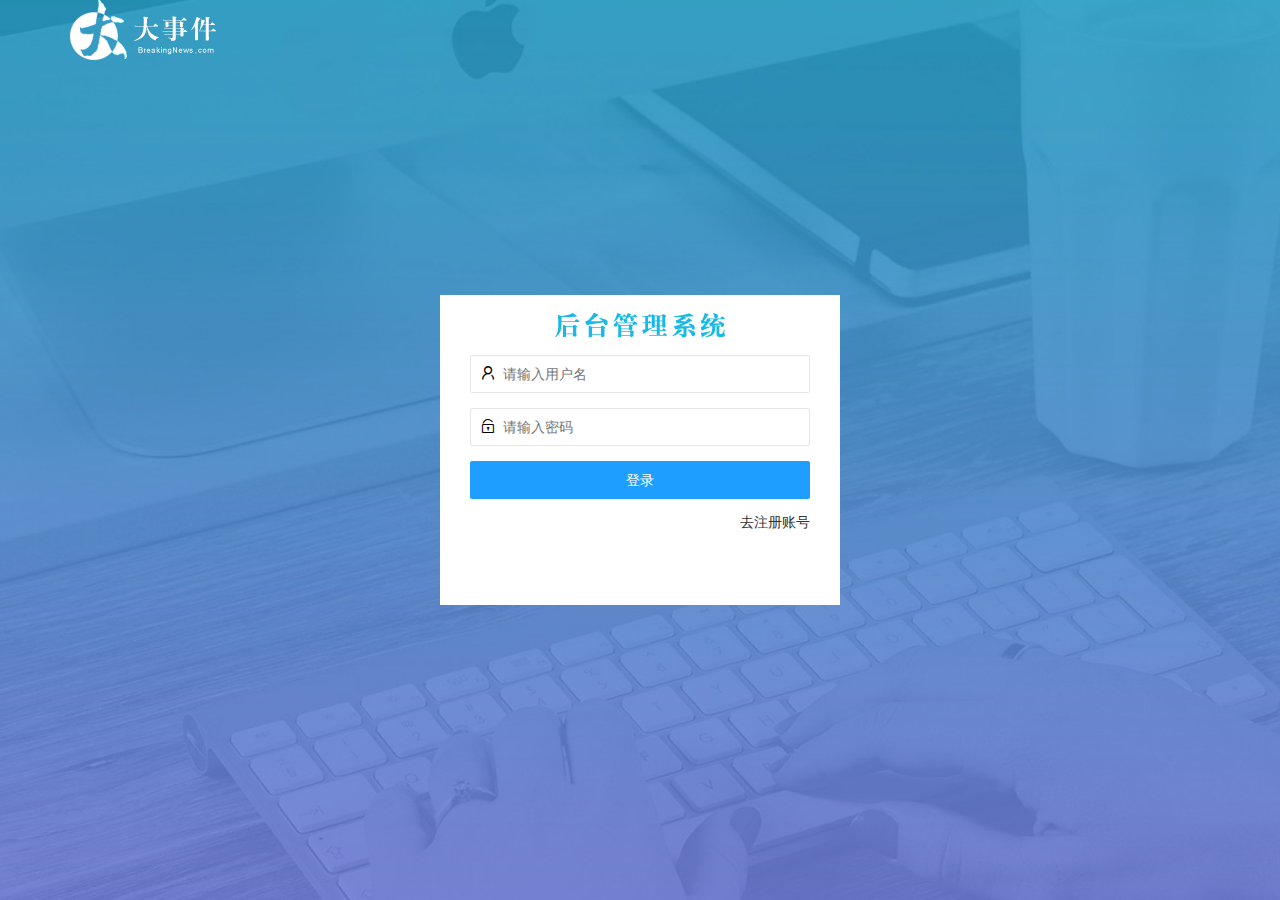
<file: login.html>
<!DOCTYPE html>
<html lang="en">

<head>
    <meta charset="UTF-8">
    <meta http-equiv="X-UA-Compatible" content="IE=edge">
    <meta name="viewport" content="width=device-width, initial-scale=1.0">
    <title>大事件-登录/注册页面</title>
    <!-- 导入layUI样式 -->
    <link rel="stylesheet" href="assets/lib/layui/css/layui.css">
    <!-- 导入自己的css样式 -->
    <link rel="stylesheet" href="assets/css/login.css">
</head>

<body>
    <!-- 头部的logo区域 -->
    <div class="layui-main">
        <img src="/assets/images/logo.png" alt="" />
    </div>
    <!-- 登录注册区域 -->
    <div class="loginaAndRegBox">
        <div class="title-box"></div>
        <!-- 登录的div -->
        <div class="login-box">
            <!-- 登录的表单 -->
            <form class="layui-form" id="form_login">
                <!-- 用户名 -->
                <div class="layui-form-item">
                    <i class="layui-icon layui-icon-username"></i>
                    <input type="text" name="username" required lay-verify="required" placeholder="请输入用户名" autocomplete="off" class="layui-input" />
                </div>
                <!-- 密码 -->
                <div class="layui-form-item">
                    <i class="layui-icon layui-icon-password"></i>
                    <input type="password" name="password" required lay-verify="required|pwd" placeholder="请输入密码" autocomplete="off" class="layui-input" />
                </div>
                <!-- 登录按钮 -->
                <div class="layui-form-item">
                    <!-- 注意：表单提交按钮和普通按钮的区别，就是 lay-submit 属性 -->
                    <button class="layui-btn layui-btn-fluid layui-btn-normal" lay-submit>登录</button>
                </div>
                <div class="layui-form-item links">
                    <a href="javascript:;" id="link_reg">去注册账号</a>
                </div>
            </form>
        </div>
        <!-- 注册的div -->
        <div class="reg-box">
            <!-- 注册的表单 -->
            <form class="layui-form" id="form_reg">
                <!-- 用户名 -->
                <div class="layui-form-item">
                    <i class="layui-icon layui-icon-username"></i>
                    <input type="text" name="username" required lay-verify="required" placeholder="请输入用户名" autocomplete="off" class="layui-input" />
                </div>
                <!-- 密码 -->
                <div class="layui-form-item">
                    <i class="layui-icon layui-icon-password"></i>
                    <input type="password" name="password" required lay-verify="required|pwd" placeholder="请输入密码" autocomplete="off" class="layui-input" />
                </div>
                <!-- 确认密码 -->
                <div class="layui-form-item">
                    <i class="layui-icon layui-icon-password"></i>
                    <input type="password" name="repassword" required lay-verify="required|repwd" placeholder="请再次确认密码" autocomplete="off" class="layui-input" />
                </div>
                <!-- 注册按钮 -->
                <div class="layui-form-item">
                    <!-- 注意：表单提交按钮和普通按钮的区别，就是 lay-submit 属性 -->
                    <button class="layui-btn layui-btn-fluid layui-btn-normal" lay-submit>注册</button>
                </div>
                <div class="layui-form-item links">
                    <a href="javascript:;" id="link_login">去登录</a>
                </div>
            </form>
        </div>

        <!-- 导入layui.js -->
        <script src="/assets/lib/layui/layui.all.js"></script>
        <!-- 导入jquery样式 -->
        <script src="/assets/lib/jquery.js"></script>
        <!-- 导入自己的baseAPI文件 -->
        <script src="/assets/js/baseAPI.js"></script>
        <!-- 导入自己的js文件 -->
        <script src="/assets/js/login.js"></script>
</body>

</html>
</file>
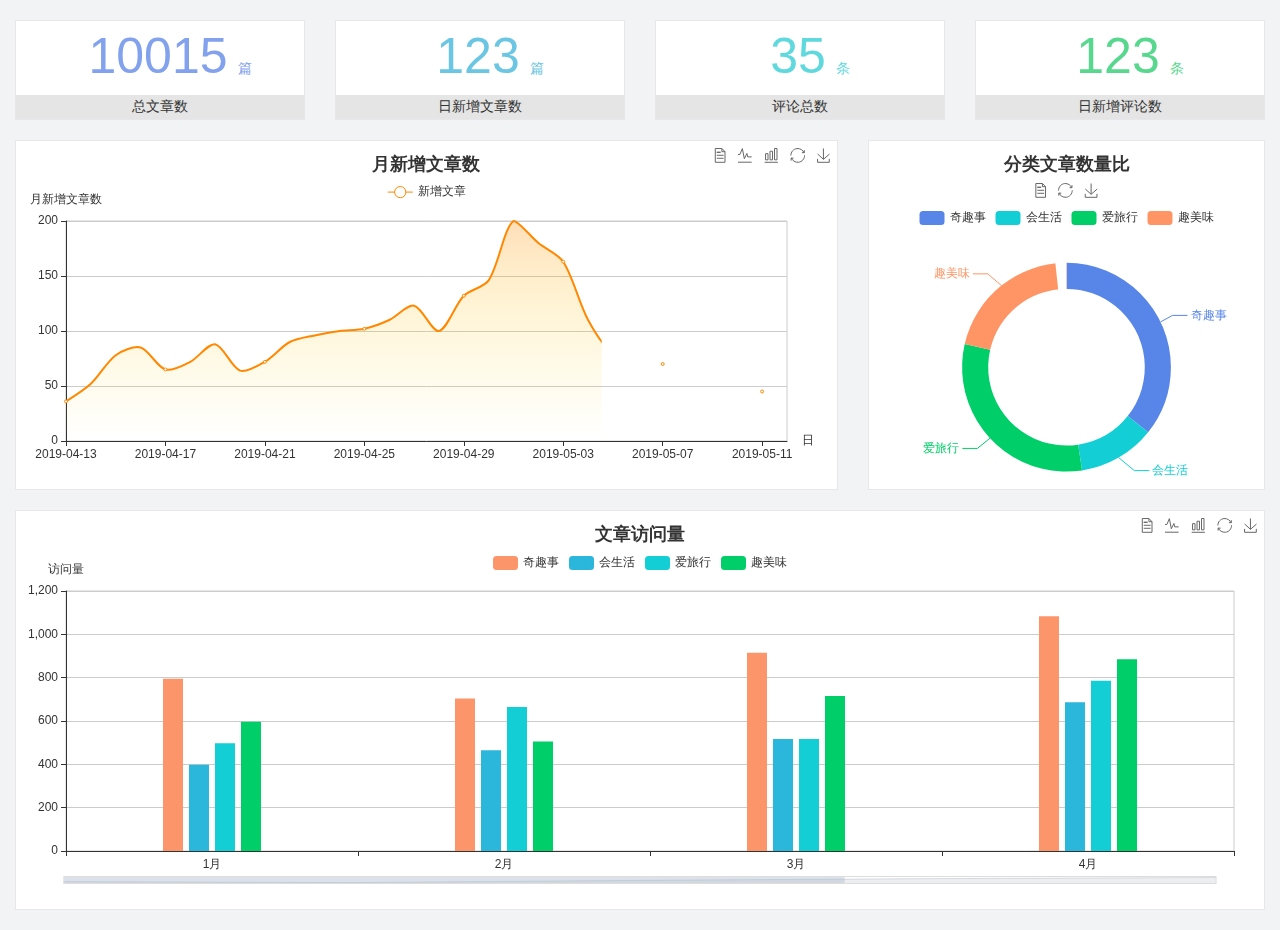
<file: home/dashboard.html>
<!DOCTYPE html>
<html lang="en">

<head>
  <meta charset="UTF-8">
  <meta name="viewport" content="width=device-width, initial-scale=1.0">
  <meta http-equiv="X-UA-Compatible" content="ie=edge">
  <title>图表统计</title>
  <link rel="stylesheet" href="../../assets/lib/bootstrap.css" />
  <link rel="stylesheet" href="../../assets/lib/main.css" />
  <script src="../../assets/lib/jquery.js"></script>
  <script type="text/javascript" src="../../assets/lib/echarts.min.js"></script>
</head>

<body>
  <div class="container-fluid">
    <div class="row spannel_list">
      <div class="col-sm-3 col-xs-6">
        <div class="spannel">
          <em>10015</em><span>篇</span>
          <b>总文章数</b>
        </div>
      </div>
      <div class="col-sm-3 col-xs-6">
        <div class="spannel scolor01">
          <em>123</em><span>篇</span>
          <b>日新增文章数</b>
        </div>
      </div>
      <div class="col-sm-3 col-xs-6">
        <div class="spannel scolor02">
          <em>35</em><span>条</span>
          <b>评论总数</b>
        </div>
      </div>
      <div class="col-sm-3 col-xs-6">
        <div class="spannel scolor03">
          <em>123</em><span>条</span>
          <b>日新增评论数</b>
        </div>
      </div>
    </div>
  </div>

  <div class="container-fluid">
    <div class="row curve-pie">
      <div class="col-lg-8 col-md-8">
        <div class="gragh_pannel" id="curve_show"></div>
      </div>
      <div class="col-lg-4 col-md-4">
        <div class="gragh_pannel" id="pie_show"></div>
      </div>
    </div>
  </div>

  <div class="container-fluid">
    <div class="column_pannel" id="column_show"></div>
  </div>

  <script>
    var oChart = echarts.init(document.getElementById('curve_show'));
    var aList_all = [
      { 'count': 36, 'date': '2019-04-13' },
      { 'count': 52, 'date': '2019-04-14' },
      { 'count': 78, 'date': '2019-04-15' },
      { 'count': 85, 'date': '2019-04-16' },
      { 'count': 65, 'date': '2019-04-17' },
      { 'count': 72, 'date': '2019-04-18' },
      { 'count': 88, 'date': '2019-04-19' },
      { 'count': 64, 'date': '2019-04-20' },
      { 'count': 72, 'date': '2019-04-21' },
      { 'count': 90, 'date': '2019-04-22' },
      { 'count': 96, 'date': '2019-04-23' },
      { 'count': 100, 'date': '2019-04-24' },
      { 'count': 102, 'date': '2019-04-25' },
      { 'count': 110, 'date': '2019-04-26' },
      { 'count': 123, 'date': '2019-04-27' },
      { 'count': 100, 'date': '2019-04-28' },
      { 'count': 132, 'date': '2019-04-29' },
      { 'count': 146, 'date': '2019-04-30' },
      { 'count': 200, 'date': '2019-05-01' },
      { 'count': 180, 'date': '2019-05-02' },
      { 'count': 163, 'date': '2019-05-03' },
      { 'count': 110, 'date': '2019-05-04' },
      { 'count': 80, 'date': '2019-05-05' },
      { 'count': 82, 'date': '2019-05-06' },
      { 'count': 70, 'date': '2019-05-07' },
      { 'count': 65, 'date': '2019-05-08' },
      { 'count': 54, 'date': '2019-05-09' },
      { 'count': 40, 'date': '2019-05-10' },
      { 'count': 45, 'date': '2019-05-11' },
      { 'count': 38, 'date': '2019-05-12' },
    ];

    let aCount = [];
    let aDate = [];

    for (var i = 0; i < aList_all.length; i++) {
      aCount.push(aList_all[i].count);
      aDate.push(aList_all[i].date);
    }

    var chartopt = {
      title: {
        text: '月新增文章数',
        left: 'center',
        top: '10'
      },
      tooltip: {
        trigger: 'axis'
      },
      legend: {
        data: ['新增文章'],
        top: '40'
      },
      toolbox: {
        show: true,
        feature: {
          mark: { show: true },
          dataView: { show: true, readOnly: false },
          magicType: { show: true, type: ['line', 'bar'] },
          restore: { show: true },
          saveAsImage: { show: true }
        }
      },
      calculable: true,
      xAxis: [
        {
          name: '日',
          type: 'category',
          boundaryGap: false,
          data: aDate
        }
      ],
      yAxis: [
        {
          name: '月新增文章数',
          type: 'value'
        }
      ],
      series: [
        {
          name: '新增文章',
          type: 'line',
          smooth: true,
          itemStyle: { normal: { areaStyle: { type: 'default' }, color: '#f80' }, lineStyle: { color: '#f80' } },
          data: aCount
        }],
      areaStyle: {
        normal: {
          color: new echarts.graphic.LinearGradient(0, 0, 0, 1, [{
            offset: 0,
            color: 'rgba(255,136,0,0.39)'
          }, {
            offset: .34,
            color: 'rgba(255,180,0,0.25)'
          }, {
            offset: 1,
            color: 'rgba(255,222,0,0.00)'
          }])

        }
      },
      grid: {
        show: true,
        x: 50,
        x2: 50,
        y: 80,
        height: 220
      }
    };

    oChart.setOption(chartopt);


    var oPie = echarts.init(document.getElementById('pie_show'));
    var oPieopt =
    {
      title: {
        top: 10,
        text: '分类文章数量比',
        x: 'center'
      },
      tooltip: {
        trigger: 'item',
        formatter: "{a} <br/>{b} : {c} ({d}%)"
      },
      color: ['#5885e8', '#13cfd5', '#00ce68', '#ff9565'],
      legend: {
        x: 'center',
        top: 65,
        data: ['奇趣事', '会生活', '爱旅行', '趣美味']
      },
      toolbox: {
        show: true,
        x: 'center',
        top: 35,
        feature: {
          mark: { show: true },
          dataView: { show: true, readOnly: false },
          magicType: {
            show: true,
            type: ['pie', 'funnel'],
            option: {
              funnel: {
                x: '25%',
                width: '50%',
                funnelAlign: 'left',
                max: 1548
              }
            }
          },
          restore: { show: true },
          saveAsImage: { show: true }
        }
      },
      calculable: true,
      series: [
        {
          name: '访问来源',
          type: 'pie',
          radius: ['45%', '60%'],
          center: ['50%', '65%'],
          data: [
            { value: 300, name: '奇趣事' },
            { value: 100, name: '会生活' },
            { value: 260, name: '爱旅行' },
            { value: 180, name: '趣美味' }
          ]
        }
      ]
    };
    oPie.setOption(oPieopt);



    var oColumn = this.echarts.init(document.getElementById('column_show'));
    var oColumnopt =
    {
      title: {
        text: '文章访问量',
        left: 'center',
        top: '10'
      },
      tooltip: {
        trigger: 'axis'
      },
      legend: {
        data: ['奇趣事', '会生活', '爱旅行', '趣美味'],
        top: '40'
      },
      toolbox: {
        show: true,
        feature: {
          mark: { show: true },
          dataView: { show: true, readOnly: false },
          magicType: { show: true, type: ['line', 'bar'] },
          restore: { show: true },
          saveAsImage: { show: true }
        }
      },
      calculable: true,
      xAxis: [
        {
          type: 'category',
          data: ['1月', '2月', '3月', '4月', '5月']
        }
      ],
      yAxis: [
        {
          name: '访问量',
          type: 'value'
        }
      ],
      series: [
        {
          name: '奇趣事',
          type: 'bar',
          barWidth: 20,
          itemStyle: {
            normal: { areaStyle: { type: 'default' }, color: '#fd956a' }
          },
          data: [800, 708, 920, 1090, 1200]
        },
        {
          name: '会生活',
          type: 'bar',
          barWidth: 20,
          itemStyle: {
            normal: { areaStyle: { type: 'default' }, color: '#2bb6db' }
          },
          data: [400, 468, 520, 690, 800]
        },
        {
          name: '爱旅行',
          type: 'bar',
          barWidth: 20,
          itemStyle: {
            normal: { areaStyle: { type: 'default' }, color: '#13cfd5' }
          },
          data: [500, 668, 520, 790, 900]
        },
        {
          name: '趣美味',
          type: 'bar',
          barWidth: 20,
          itemStyle: {
            normal: { areaStyle: { type: 'default' }, color: '#00ce68' }
          },
          data: [600, 508, 720, 890, 1000]
        }
      ],
      grid: {
        show: true,
        x: 50,
        x2: 30,
        y: 80,
        height: 260
      },
      dataZoom: [//给x轴设置滚动条
        {
          start: 0,//默认为0
          end: 100 - 1000 / 31,//默认为100
          type: 'slider',
          show: true,
          xAxisIndex: [0],
          handleSize: 0,//滑动条的 左右2个滑动条的大小
          height: 8,//组件高度
          left: 45, //左边的距离
          right: 50,//右边的距离
          bottom: 26,//右边的距离
          handleColor: '#ddd',//h滑动图标的颜色
          handleStyle: {
            borderColor: "#cacaca",
            borderWidth: "1",
            shadowBlur: 2,
            background: "#ddd",
            shadowColor: "#ddd",
          }
        }]
    };
    oColumn.setOption(oColumnopt);
  </script>
</body>

</html>
</file>
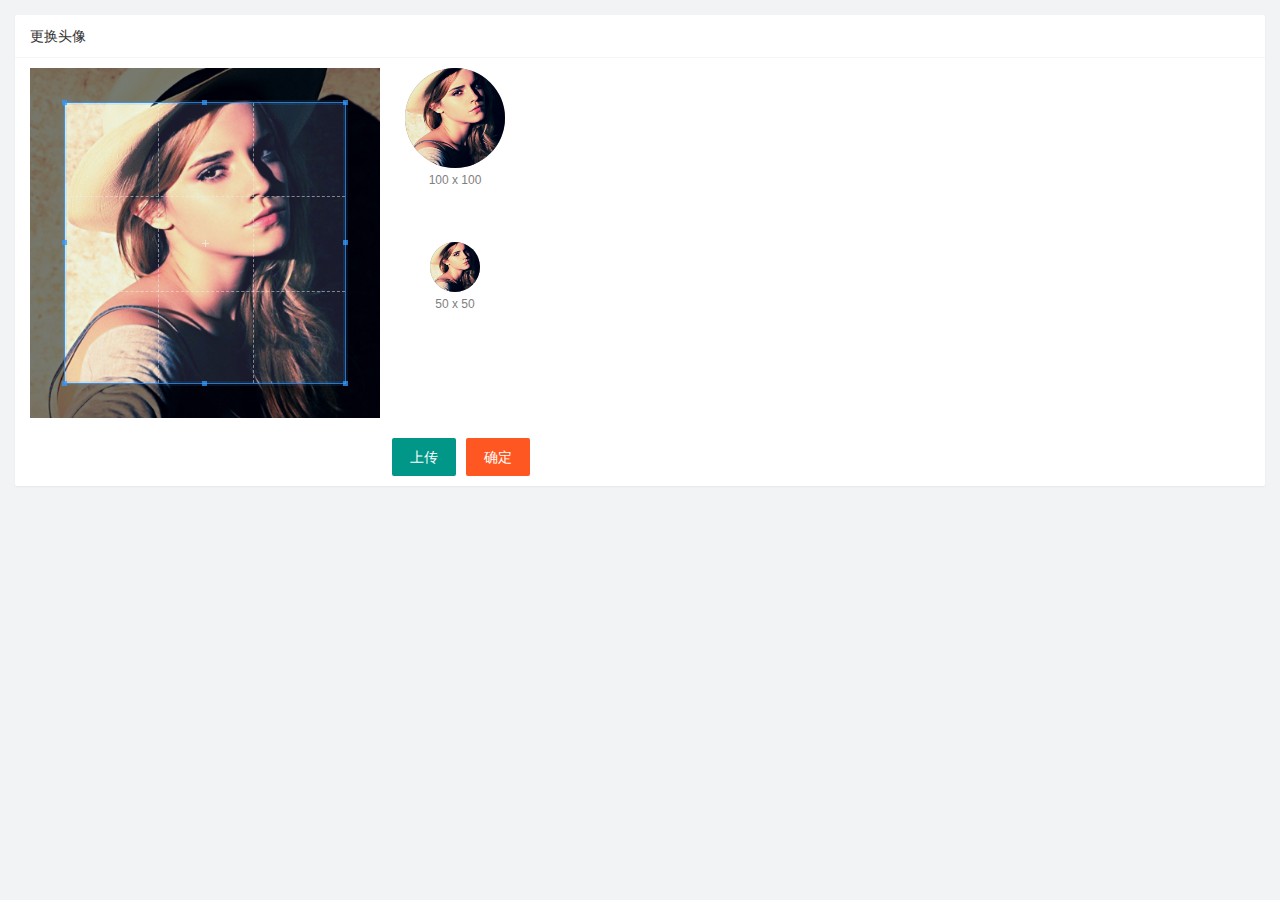
<file: user/user_avatar.html>
<!DOCTYPE html>
<html lang="en">

<head>
    <meta charset="UTF-8">
    <meta http-equiv="X-UA-Compatible" content="IE=edge">
    <meta name="viewport" content="width=device-width, initial-scale=1.0">
    <title>Document</title>
    <link rel="stylesheet" href="/assets/lib/layui/css/layui.css">
    <link rel="stylesheet" href="/assets/lib/cropper/cropper.css">
    <link rel="stylesheet" href="/assets/css/user/user_avatar.css">

</head>

<body>
    <!-- 卡片区域 -->
    <div class="layui-card">
        <div class="layui-card-header">更换头像</div>
        <div class="layui-card-body">
            <!-- 第一行的图片裁剪和预览区域 -->
            <div class="row1">
                <!-- 图片裁剪区域 -->
                <div class="cropper-box">
                    <!-- 这个 img 标签很重要，将来会把它初始化为裁剪区域 -->
                    <img id="image" src="/assets/images/sample.jpg" />
                </div>
                <!-- 图片的预览区域 -->
                <div class="preview-box">
                    <div>
                        <!-- 宽高为 100px 的预览区域 -->
                        <div class="img-preview w100"></div>
                        <p class="size">100 x 100</p>
                    </div>
                    <div>
                        <!-- 宽高为 50px 的预览区域 -->
                        <div class="img-preview w50"></div>
                        <p class="size">50 x 50</p>
                    </div>
                </div>
            </div>

            <!-- 第二行的按钮区域 -->
            <div class="row2">
                <!-- 通过 accept 属性，可以指定，允许用户选择什么类型的文件 -->
                <input type="file" id="file" accept="image/png,image/jpeg" />
                <button type="button" class="layui-btn" id="btnChooseImage">上传</button>
                <button type="button" class="layui-btn layui-btn-danger" id="btnUpload">确定</button>
            </div>
        </div>
    </div>
    </div>
    </div>


    <script src="/assets/lib/layui/layui.all.js"></script>
    <script src="/assets/lib/jquery.js"></script>
    <script src="/assets/lib/cropper/Cropper.js"></script>
    <script src="/assets/lib/cropper/jquery-cropper.js"></script>
    <script src="/assets/js/baseAPI.js"></script>
    <script src="/assets/js/user/user_avatar.js"></script>
</body>

</html>
</file>
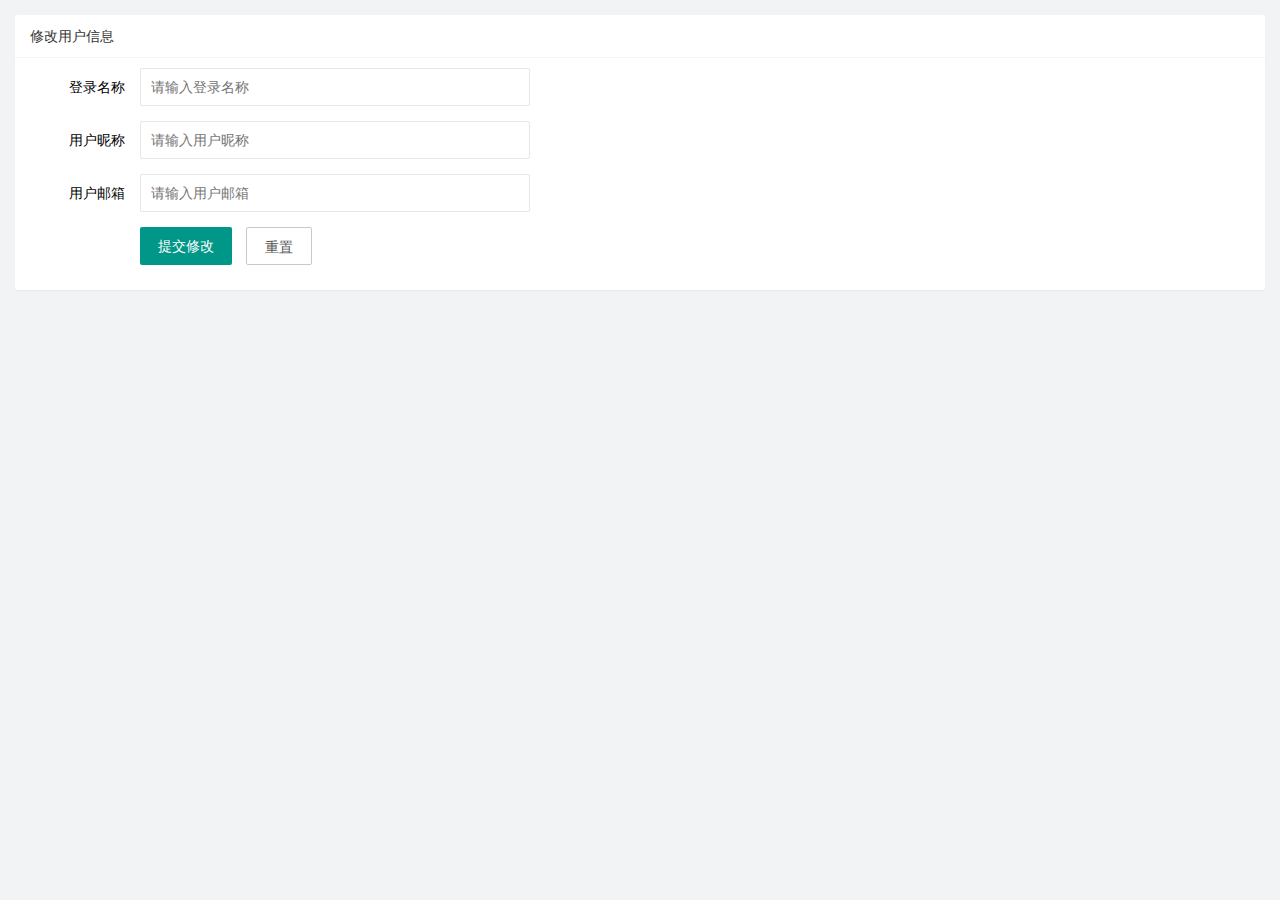
<file: user/user_info.html>
<!DOCTYPE html>
<html lang="en">

<head>
    <meta charset="UTF-8" />
    <meta name="viewport" content="width=device-width, initial-scale=1.0" />
    <title>Document</title>
    <!-- 导入 layui 的样式 -->
    <link rel="stylesheet" href="/assets/lib/layui/css/layui.css" />
    <!-- 导入自己的样式 -->
    <link rel="stylesheet" href="/assets/css/user/user_info.css" />
</head>

<body>
    <!-- 卡片区域 -->
    <div class="layui-card">
        <div class="layui-card-header">修改用户信息</div>
        <div class="layui-card-body">
            <!-- form 表单区域 -->
            <form class="layui-form" lay-filter="formUserInfo">
                <!-- 这是隐藏域 -->
                <input type="hidden" name="id" value="" />
                <div class="layui-form-item">
                    <label class="layui-form-label">登录名称</label>
                    <div class="layui-input-block">
                        <input type="text" name="username" required lay-verify="required" placeholder="请输入登录名称" autocomplete="off" class="layui-input" readonly />
                    </div>
                </div>
                <div class="layui-form-item">
                    <label class="layui-form-label">用户昵称</label>
                    <div class="layui-input-block">
                        <input type="text" name="nickname" required lay-verify="required|nickname" placeholder="请输入用户昵称" autocomplete="off" class="layui-input" />
                    </div>
                </div>
                <div class="layui-form-item">
                    <label class="layui-form-label">用户邮箱</label>
                    <div class="layui-input-block">
                        <input type="text" name="email" required lay-verify="required|email" placeholder="请输入用户邮箱" autocomplete="off" class="layui-input" />
                    </div>
                </div>
                <div class="layui-form-item">
                    <div class="layui-input-block">
                        <button class="layui-btn" lay-submit lay-filter="formDemo">提交修改</button>
                        <button type="reset" class="layui-btn layui-btn-primary" id="btnReset">重置</button>
                    </div>
                </div>
            </form>
        </div>
    </div>

    <!-- 导入 layui 的 js -->
    <script src="/assets/lib/layui/layui.all.js"></script>
    <!-- 导入 jquery -->
    <script src="/assets/lib/jquery.js"></script>
    <!-- 导入 baseAPI -->
    <script src="/assets/js/baseAPI.js"></script>
    <!-- 导入自己的 js -->
    <script src="/assets/js/user/user_info.js"></script>
</body>

</html>
</file>
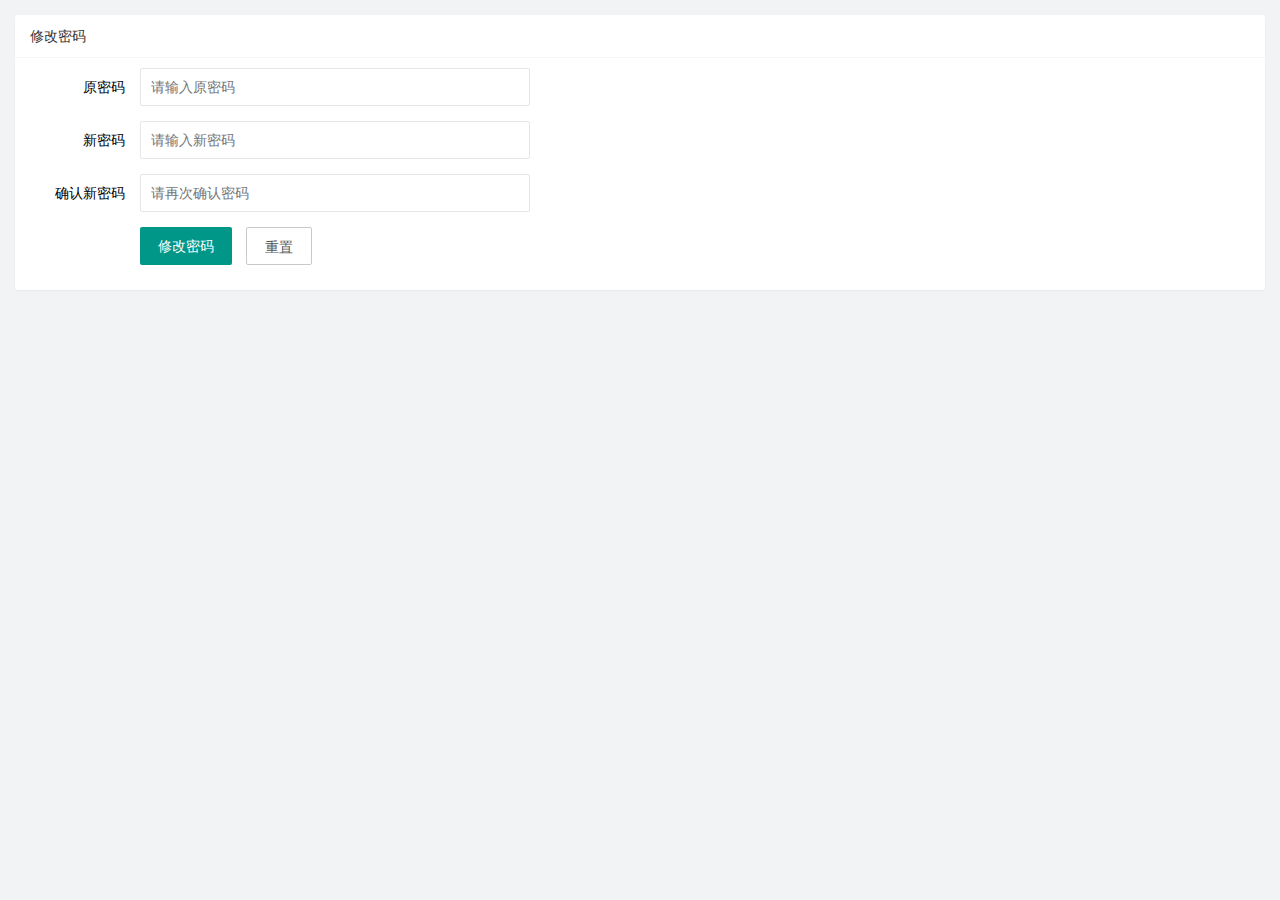
<file: user/user_pwd.html>
<!DOCTYPE html>
<html lang="en">

<head>
    <meta charset="UTF-8">
    <meta http-equiv="X-UA-Compatible" content="IE=edge">
    <meta name="viewport" content="width=device-width, initial-scale=1.0">
    <title>Document</title>
    <link rel="stylesheet" href="/assets/lib/layui/css/layui.css">
    <link rel="stylesheet" href="/assets/css/user/user_pwd.css">
</head>

<body>
    <!-- 卡片区域 -->
    <div class="layui-card">
        <div class="layui-card-header">修改密码</div>
        <div class="layui-card-body">
            <form class="layui-form">
                <div class="layui-form-item">
                    <label class="layui-form-label">原密码</label>
                    <div class="layui-input-block">
                        <input type="password" name="oldPwd" required lay-verify="required|pwd" placeholder="请输入原密码" autocomplete="off" class="layui-input" />
                    </div>
                </div>
                <div class="layui-form-item">
                    <label class="layui-form-label">新密码</label>
                    <div class="layui-input-block">
                        <input type="password" name="newPwd" required lay-verify="required|pwd|samePwd" placeholder="请输入新密码" autocomplete="off" class="layui-input" />
                    </div>
                </div>
                <div class="layui-form-item">
                    <label class="layui-form-label">确认新密码</label>
                    <div class="layui-input-block">
                        <input type="password" name="rePwd" required lay-verify="required|pwd|rePwd" placeholder="请再次确认密码" autocomplete="off" class="layui-input" />
                    </div>
                </div>
                <div class="layui-form-item">
                    <div class="layui-input-block">
                        <button class="layui-btn" lay-submit lay-filter="formDemo">修改密码</button>
                        <button type="reset" class="layui-btn layui-btn-primary">重置</button>
                    </div>
                </div>
            </form>
        </div>
    </div>
    <script src="/assets/lib/layui/layui.all.js"></script>
    <script src="/assets/lib/jquery.js"></script>
    <script src="/assets/js/baseAPI.js"></script>
    <script src="/assets/js/user/user_pwd.js"></script>
</body>

</html>
</file>
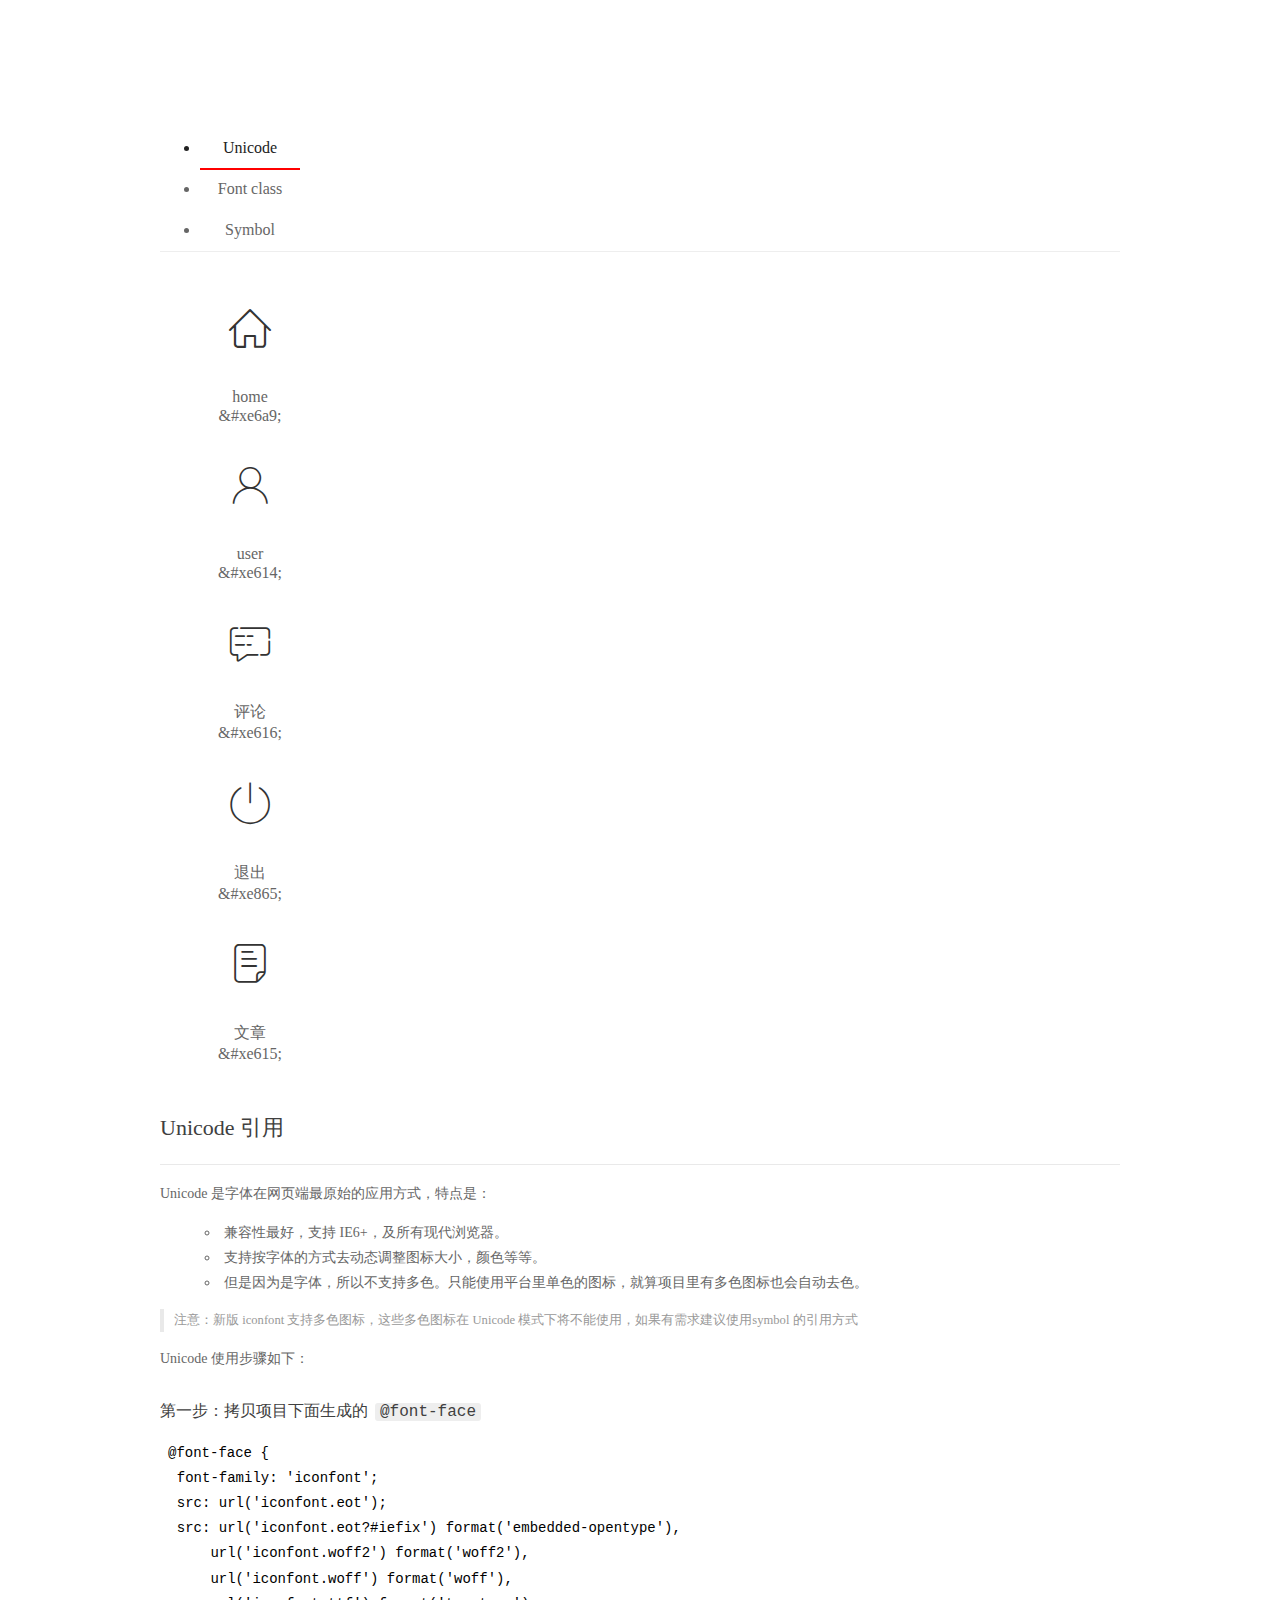
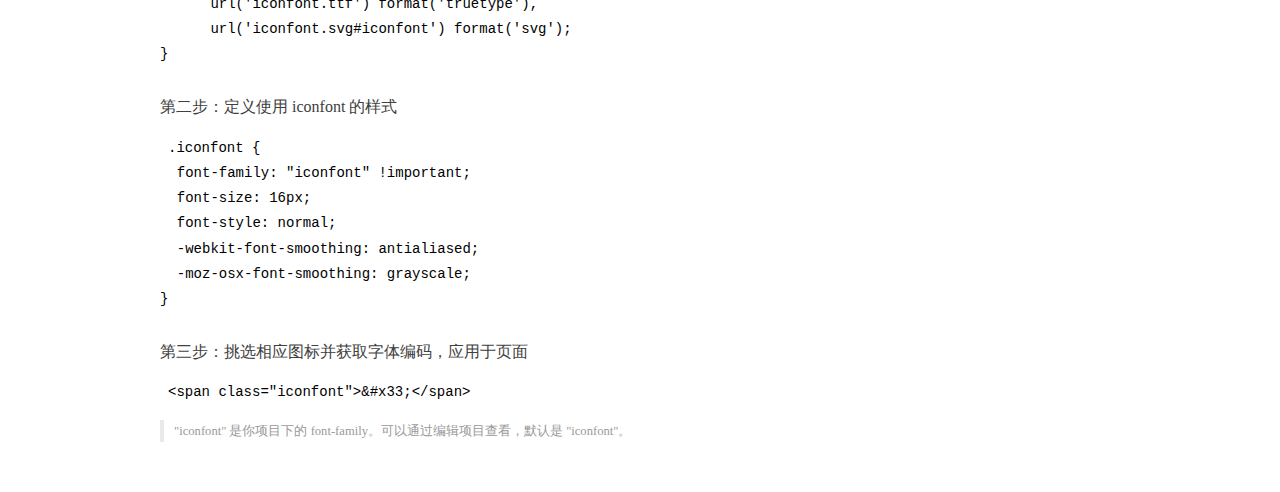
<file: assets/fonts/demo_index.html>
<!DOCTYPE html>
<html>
<head>
  <meta charset="utf-8"/>
  <title>IconFont Demo</title>
  <link rel="shortcut icon" href="https://gtms04.alicdn.com/tps/i4/TB1_oz6GVXXXXaFXpXXJDFnIXXX-64-64.ico" type="image/x-icon"/>
  <link rel="stylesheet" href="https://g.alicdn.com/thx/cube/1.3.2/cube.min.css">
  <link rel="stylesheet" href="demo.css">
  <link rel="stylesheet" href="iconfont.css">
  <script src="iconfont.js"></script>
  <!-- jQuery -->
  <script src="https://a1.alicdn.com/oss/uploads/2018/12/26/7bfddb60-08e8-11e9-9b04-53e73bb6408b.js"></script>
  <!-- 代码高亮 -->
  <script src="https://a1.alicdn.com/oss/uploads/2018/12/26/a3f714d0-08e6-11e9-8a15-ebf944d7534c.js"></script>
</head>
<body>
  <div class="main">
    <h1 class="logo"><a href="https://www.iconfont.cn/" title="iconfont 首页" target="_blank">&#xe86b;</a></h1>
    <div class="nav-tabs">
      <ul id="tabs" class="dib-box">
        <li class="dib active"><span>Unicode</span></li>
        <li class="dib"><span>Font class</span></li>
        <li class="dib"><span>Symbol</span></li>
      </ul>
      
    </div>
    <div class="tab-container">
      <div class="content unicode" style="display: block;">
          <ul class="icon_lists dib-box">
          
            <li class="dib">
              <span class="icon iconfont">&#xe6a9;</span>
                <div class="name">home</div>
                <div class="code-name">&amp;#xe6a9;</div>
              </li>
          
            <li class="dib">
              <span class="icon iconfont">&#xe614;</span>
                <div class="name">user</div>
                <div class="code-name">&amp;#xe614;</div>
              </li>
          
            <li class="dib">
              <span class="icon iconfont">&#xe616;</span>
                <div class="name">评论</div>
                <div class="code-name">&amp;#xe616;</div>
              </li>
          
            <li class="dib">
              <span class="icon iconfont">&#xe865;</span>
                <div class="name">退出</div>
                <div class="code-name">&amp;#xe865;</div>
              </li>
          
            <li class="dib">
              <span class="icon iconfont">&#xe615;</span>
                <div class="name">文章</div>
                <div class="code-name">&amp;#xe615;</div>
              </li>
          
          </ul>
          <div class="article markdown">
          <h2 id="unicode-">Unicode 引用</h2>
          <hr>

          <p>Unicode 是字体在网页端最原始的应用方式，特点是：</p>
          <ul>
            <li>兼容性最好，支持 IE6+，及所有现代浏览器。</li>
            <li>支持按字体的方式去动态调整图标大小，颜色等等。</li>
            <li>但是因为是字体，所以不支持多色。只能使用平台里单色的图标，就算项目里有多色图标也会自动去色。</li>
          </ul>
          <blockquote>
            <p>注意：新版 iconfont 支持多色图标，这些多色图标在 Unicode 模式下将不能使用，如果有需求建议使用symbol 的引用方式</p>
          </blockquote>
          <p>Unicode 使用步骤如下：</p>
          <h3 id="-font-face">第一步：拷贝项目下面生成的 <code>@font-face</code></h3>
<pre><code class="language-css"
>@font-face {
  font-family: 'iconfont';
  src: url('iconfont.eot');
  src: url('iconfont.eot?#iefix') format('embedded-opentype'),
      url('iconfont.woff2') format('woff2'),
      url('iconfont.woff') format('woff'),
      url('iconfont.ttf') format('truetype'),
      url('iconfont.svg#iconfont') format('svg');
}
</code></pre>
          <h3 id="-iconfont-">第二步：定义使用 iconfont 的样式</h3>
<pre><code class="language-css"
>.iconfont {
  font-family: "iconfont" !important;
  font-size: 16px;
  font-style: normal;
  -webkit-font-smoothing: antialiased;
  -moz-osx-font-smoothing: grayscale;
}
</code></pre>
          <h3 id="-">第三步：挑选相应图标并获取字体编码，应用于页面</h3>
<pre>
<code class="language-html"
>&lt;span class="iconfont"&gt;&amp;#x33;&lt;/span&gt;
</code></pre>
          <blockquote>
            <p>"iconfont" 是你项目下的 font-family。可以通过编辑项目查看，默认是 "iconfont"。</p>
          </blockquote>
          </div>
      </div>
      <div class="content font-class">
        <ul class="icon_lists dib-box">
          
          <li class="dib">
            <span class="icon iconfont icon-home"></span>
            <div class="name">
              home
            </div>
            <div class="code-name">.icon-home
            </div>
          </li>
          
          <li class="dib">
            <span class="icon iconfont icon-user"></span>
            <div class="name">
              user
            </div>
            <div class="code-name">.icon-user
            </div>
          </li>
          
          <li class="dib">
            <span class="icon iconfont icon-pinglun"></span>
            <div class="name">
              评论
            </div>
            <div class="code-name">.icon-pinglun
            </div>
          </li>
          
          <li class="dib">
            <span class="icon iconfont icon-tuichu"></span>
            <div class="name">
              退出
            </div>
            <div class="code-name">.icon-tuichu
            </div>
          </li>
          
          <li class="dib">
            <span class="icon iconfont icon-16"></span>
            <div class="name">
              文章
            </div>
            <div class="code-name">.icon-16
            </div>
          </li>
          
        </ul>
        <div class="article markdown">
        <h2 id="font-class-">font-class 引用</h2>
        <hr>

        <p>font-class 是 Unicode 使用方式的一种变种，主要是解决 Unicode 书写不直观，语意不明确的问题。</p>
        <p>与 Unicode 使用方式相比，具有如下特点：</p>
        <ul>
          <li>兼容性良好，支持 IE8+，及所有现代浏览器。</li>
          <li>相比于 Unicode 语意明确，书写更直观。可以很容易分辨这个 icon 是什么。</li>
          <li>因为使用 class 来定义图标，所以当要替换图标时，只需要修改 class 里面的 Unicode 引用。</li>
          <li>不过因为本质上还是使用的字体，所以多色图标还是不支持的。</li>
        </ul>
        <p>使用步骤如下：</p>
        <h3 id="-fontclass-">第一步：引入项目下面生成的 fontclass 代码：</h3>
<pre><code class="language-html">&lt;link rel="stylesheet" href="./iconfont.css"&gt;
</code></pre>
        <h3 id="-">第二步：挑选相应图标并获取类名，应用于页面：</h3>
<pre><code class="language-html">&lt;span class="iconfont icon-xxx"&gt;&lt;/span&gt;
</code></pre>
        <blockquote>
          <p>"
            iconfont" 是你项目下的 font-family。可以通过编辑项目查看，默认是 "iconfont"。</p>
        </blockquote>
      </div>
      </div>
      <div class="content symbol">
          <ul class="icon_lists dib-box">
          
            <li class="dib">
                <svg class="icon svg-icon" aria-hidden="true">
                  <use xlink:href="#icon-home"></use>
                </svg>
                <div class="name">home</div>
                <div class="code-name">#icon-home</div>
            </li>
          
            <li class="dib">
                <svg class="icon svg-icon" aria-hidden="true">
                  <use xlink:href="#icon-user"></use>
                </svg>
                <div class="name">user</div>
                <div class="code-name">#icon-user</div>
            </li>
          
            <li class="dib">
                <svg class="icon svg-icon" aria-hidden="true">
                  <use xlink:href="#icon-pinglun"></use>
                </svg>
                <div class="name">评论</div>
                <div class="code-name">#icon-pinglun</div>
            </li>
          
            <li class="dib">
                <svg class="icon svg-icon" aria-hidden="true">
                  <use xlink:href="#icon-tuichu"></use>
                </svg>
                <div class="name">退出</div>
                <div class="code-name">#icon-tuichu</div>
            </li>
          
            <li class="dib">
                <svg class="icon svg-icon" aria-hidden="true">
                  <use xlink:href="#icon-16"></use>
                </svg>
                <div class="name">文章</div>
                <div class="code-name">#icon-16</div>
            </li>
          
          </ul>
          <div class="article markdown">
          <h2 id="symbol-">Symbol 引用</h2>
          <hr>

          <p>这是一种全新的使用方式，应该说这才是未来的主流，也是平台目前推荐的用法。相关介绍可以参考这篇<a href="">文章</a>
            这种用法其实是做了一个 SVG 的集合，与另外两种相比具有如下特点：</p>
          <ul>
            <li>支持多色图标了，不再受单色限制。</li>
            <li>通过一些技巧，支持像字体那样，通过 <code>font-size</code>, <code>color</code> 来调整样式。</li>
            <li>兼容性较差，支持 IE9+，及现代浏览器。</li>
            <li>浏览器渲染 SVG 的性能一般，还不如 png。</li>
          </ul>
          <p>使用步骤如下：</p>
          <h3 id="-symbol-">第一步：引入项目下面生成的 symbol 代码：</h3>
<pre><code class="language-html">&lt;script src="./iconfont.js"&gt;&lt;/script&gt;
</code></pre>
          <h3 id="-css-">第二步：加入通用 CSS 代码（引入一次就行）：</h3>
<pre><code class="language-html">&lt;style&gt;
.icon {
  width: 1em;
  height: 1em;
  vertical-align: -0.15em;
  fill: currentColor;
  overflow: hidden;
}
&lt;/style&gt;
</code></pre>
          <h3 id="-">第三步：挑选相应图标并获取类名，应用于页面：</h3>
<pre><code class="language-html">&lt;svg class="icon" aria-hidden="true"&gt;
  &lt;use xlink:href="#icon-xxx"&gt;&lt;/use&gt;
&lt;/svg&gt;
</code></pre>
          </div>
      </div>

    </div>
  </div>
  <script>
  $(document).ready(function () {
      $('.tab-container .content:first').show()

      $('#tabs li').click(function (e) {
        var tabContent = $('.tab-container .content')
        var index = $(this).index()

        if ($(this).hasClass('active')) {
          return
        } else {
          $('#tabs li').removeClass('active')
          $(this).addClass('active')

          tabContent.hide().eq(index).fadeIn()
        }
      })
    })
  </script>
</body>
</html>
</file>
<file: assets/lib/layui/css/layui.css>
/** layui-v2.5.5 MIT License By https://www.layui.com */
 .layui-inline,img{display:inline-block;vertical-align:middle}h1,h2,h3,h4,h5,h6{font-weight:400}.layui-edge,.layui-header,.layui-inline,.layui-main{position:relative}.layui-body,.layui-edge,.layui-elip{overflow:hidden}.layui-btn,.layui-edge,.layui-inline,img{vertical-align:middle}.layui-btn,.layui-disabled,.layui-icon,.layui-unselect{-moz-user-select:none;-webkit-user-select:none;-ms-user-select:none}.layui-elip,.layui-form-checkbox span,.layui-form-pane .layui-form-label{text-overflow:ellipsis;white-space:nowrap}.layui-breadcrumb,.layui-tree-btnGroup{visibility:hidden}blockquote,body,button,dd,div,dl,dt,form,h1,h2,h3,h4,h5,h6,input,li,ol,p,pre,td,textarea,th,ul{margin:0;padding:0;-webkit-tap-highlight-color:rgba(0,0,0,0)}a:active,a:hover{outline:0}img{border:none}li{list-style:none}table{border-collapse:collapse;border-spacing:0}h4,h5,h6{font-size:100%}button,input,optgroup,option,select,textarea{font-family:inherit;font-size:inherit;font-style:inherit;font-weight:inherit;outline:0}pre{white-space:pre-wrap;white-space:-moz-pre-wrap;white-space:-pre-wrap;white-space:-o-pre-wrap;word-wrap:break-word}body{line-height:24px;font:14px Helvetica Neue,Helvetica,PingFang SC,Tahoma,Arial,sans-serif}hr{height:1px;margin:10px 0;border:0;clear:both}a{color:#333;text-decoration:none}a:hover{color:#777}a cite{font-style:normal;*cursor:pointer}.layui-border-box,.layui-border-box *{box-sizing:border-box}.layui-box,.layui-box *{box-sizing:content-box}.layui-clear{clear:both;*zoom:1}.layui-clear:after{content:'\20';clear:both;*zoom:1;display:block;height:0}.layui-inline{*display:inline;*zoom:1}.layui-edge{display:inline-block;width:0;height:0;border-width:6px;border-style:dashed;border-color:transparent}.layui-edge-top{top:-4px;border-bottom-color:#999;border-bottom-style:solid}.layui-edge-right{border-left-color:#999;border-left-style:solid}.layui-edge-bottom{top:2px;border-top-color:#999;border-top-style:solid}.layui-edge-left{border-right-color:#999;border-right-style:solid}.layui-disabled,.layui-disabled:hover{color:#d2d2d2!important;cursor:not-allowed!important}.layui-circle{border-radius:100%}.layui-show{display:block!important}.layui-hide{display:none!important}@font-face{font-family:layui-icon;src:url(../font/iconfont.eot?v=250);src:url(../font/iconfont.eot?v=250#iefix) format('embedded-opentype'),url(../font/iconfont.woff2?v=250) format('woff2'),url(../font/iconfont.woff?v=250) format('woff'),url(../font/iconfont.ttf?v=250) format('truetype'),url(../font/iconfont.svg?v=250#layui-icon) format('svg')}.layui-icon{font-family:layui-icon!important;font-size:16px;font-style:normal;-webkit-font-smoothing:antialiased;-moz-osx-font-smoothing:grayscale}.layui-icon-reply-fill:before{content:"\e611"}.layui-icon-set-fill:before{content:"\e614"}.layui-icon-menu-fill:before{content:"\e60f"}.layui-icon-search:before{content:"\e615"}.layui-icon-share:before{content:"\e641"}.layui-icon-set-sm:before{content:"\e620"}.layui-icon-engine:before{content:"\e628"}.layui-icon-close:before{content:"\1006"}.layui-icon-close-fill:before{content:"\1007"}.layui-icon-chart-screen:before{content:"\e629"}.layui-icon-star:before{content:"\e600"}.layui-icon-circle-dot:before{content:"\e617"}.layui-icon-chat:before{content:"\e606"}.layui-icon-release:before{content:"\e609"}.layui-icon-list:before{content:"\e60a"}.layui-icon-chart:before{content:"\e62c"}.layui-icon-ok-circle:before{content:"\1005"}.layui-icon-layim-theme:before{content:"\e61b"}.layui-icon-table:before{content:"\e62d"}.layui-icon-right:before{content:"\e602"}.layui-icon-left:before{content:"\e603"}.layui-icon-cart-simple:before{content:"\e698"}.layui-icon-face-cry:before{content:"\e69c"}.layui-icon-face-smile:before{content:"\e6af"}.layui-icon-survey:before{content:"\e6b2"}.layui-icon-tree:before{content:"\e62e"}.layui-icon-upload-circle:before{content:"\e62f"}.layui-icon-add-circle:before{content:"\e61f"}.layui-icon-download-circle:before{content:"\e601"}.layui-icon-templeate-1:before{content:"\e630"}.layui-icon-util:before{content:"\e631"}.layui-icon-face-surprised:before{content:"\e664"}.layui-icon-edit:before{content:"\e642"}.layui-icon-speaker:before{content:"\e645"}.layui-icon-down:before{content:"\e61a"}.layui-icon-file:before{content:"\e621"}.layui-icon-layouts:before{content:"\e632"}.layui-icon-rate-half:before{content:"\e6c9"}.layui-icon-add-circle-fine:before{content:"\e608"}.layui-icon-prev-circle:before{content:"\e633"}.layui-icon-read:before{content:"\e705"}.layui-icon-404:before{content:"\e61c"}.layui-icon-carousel:before{content:"\e634"}.layui-icon-help:before{content:"\e607"}.layui-icon-code-circle:before{content:"\e635"}.layui-icon-water:before{content:"\e636"}.layui-icon-username:before{content:"\e66f"}.layui-icon-find-fill:before{content:"\e670"}.layui-icon-about:before{content:"\e60b"}.layui-icon-location:before{content:"\e715"}.layui-icon-up:before{content:"\e619"}.layui-icon-pause:before{content:"\e651"}.layui-icon-date:before{content:"\e637"}.layui-icon-layim-uploadfile:before{content:"\e61d"}.layui-icon-delete:before{content:"\e640"}.layui-icon-play:before{content:"\e652"}.layui-icon-top:before{content:"\e604"}.layui-icon-friends:before{content:"\e612"}.layui-icon-refresh-3:before{content:"\e9aa"}.layui-icon-ok:before{content:"\e605"}.layui-icon-layer:before{content:"\e638"}.layui-icon-face-smile-fine:before{content:"\e60c"}.layui-icon-dollar:before{content:"\e659"}.layui-icon-group:before{content:"\e613"}.layui-icon-layim-download:before{content:"\e61e"}.layui-icon-picture-fine:before{content:"\e60d"}.layui-icon-link:before{content:"\e64c"}.layui-icon-diamond:before{content:"\e735"}.layui-icon-log:before{content:"\e60e"}.layui-icon-rate-solid:before{content:"\e67a"}.layui-icon-fonts-del:before{content:"\e64f"}.layui-icon-unlink:before{content:"\e64d"}.layui-icon-fonts-clear:before{content:"\e639"}.layui-icon-triangle-r:before{content:"\e623"}.layui-icon-circle:before{content:"\e63f"}.layui-icon-radio:before{content:"\e643"}.layui-icon-align-center:before{content:"\e647"}.layui-icon-align-right:before{content:"\e648"}.layui-icon-align-left:before{content:"\e649"}.layui-icon-loading-1:before{content:"\e63e"}.layui-icon-return:before{content:"\e65c"}.layui-icon-fonts-strong:before{content:"\e62b"}.layui-icon-upload:before{content:"\e67c"}.layui-icon-dialogue:before{content:"\e63a"}.layui-icon-video:before{content:"\e6ed"}.layui-icon-headset:before{content:"\e6fc"}.layui-icon-cellphone-fine:before{content:"\e63b"}.layui-icon-add-1:before{content:"\e654"}.layui-icon-face-smile-b:before{content:"\e650"}.layui-icon-fonts-html:before{content:"\e64b"}.layui-icon-form:before{content:"\e63c"}.layui-icon-cart:before{content:"\e657"}.layui-icon-camera-fill:before{content:"\e65d"}.layui-icon-tabs:before{content:"\e62a"}.layui-icon-fonts-code:before{content:"\e64e"}.layui-icon-fire:before{content:"\e756"}.layui-icon-set:before{content:"\e716"}.layui-icon-fonts-u:before{content:"\e646"}.layui-icon-triangle-d:before{content:"\e625"}.layui-icon-tips:before{content:"\e702"}.layui-icon-picture:before{content:"\e64a"}.layui-icon-more-vertical:before{content:"\e671"}.layui-icon-flag:before{content:"\e66c"}.layui-icon-loading:before{content:"\e63d"}.layui-icon-fonts-i:before{content:"\e644"}.layui-icon-refresh-1:before{content:"\e666"}.layui-icon-rmb:before{content:"\e65e"}.layui-icon-home:before{content:"\e68e"}.layui-icon-user:before{content:"\e770"}.layui-icon-notice:before{content:"\e667"}.layui-icon-login-weibo:before{content:"\e675"}.layui-icon-voice:before{content:"\e688"}.layui-icon-upload-drag:before{content:"\e681"}.layui-icon-login-qq:before{content:"\e676"}.layui-icon-snowflake:before{content:"\e6b1"}.layui-icon-file-b:before{content:"\e655"}.layui-icon-template:before{content:"\e663"}.layui-icon-auz:before{content:"\e672"}.layui-icon-console:before{content:"\e665"}.layui-icon-app:before{content:"\e653"}.layui-icon-prev:before{content:"\e65a"}.layui-icon-website:before{content:"\e7ae"}.layui-icon-next:before{content:"\e65b"}.layui-icon-component:before{content:"\e857"}.layui-icon-more:before{content:"\e65f"}.layui-icon-login-wechat:before{content:"\e677"}.layui-icon-shrink-right:before{content:"\e668"}.layui-icon-spread-left:before{content:"\e66b"}.layui-icon-camera:before{content:"\e660"}.layui-icon-note:before{content:"\e66e"}.layui-icon-refresh:before{content:"\e669"}.layui-icon-female:before{content:"\e661"}.layui-icon-male:before{content:"\e662"}.layui-icon-password:before{content:"\e673"}.layui-icon-senior:before{content:"\e674"}.layui-icon-theme:before{content:"\e66a"}.layui-icon-tread:before{content:"\e6c5"}.layui-icon-praise:before{content:"\e6c6"}.layui-icon-star-fill:before{content:"\e658"}.layui-icon-rate:before{content:"\e67b"}.layui-icon-template-1:before{content:"\e656"}.layui-icon-vercode:before{content:"\e679"}.layui-icon-cellphone:before{content:"\e678"}.layui-icon-screen-full:before{content:"\e622"}.layui-icon-screen-restore:before{content:"\e758"}.layui-icon-cols:before{content:"\e610"}.layui-icon-export:before{content:"\e67d"}.layui-icon-print:before{content:"\e66d"}.layui-icon-slider:before{content:"\e714"}.layui-icon-addition:before{content:"\e624"}.layui-icon-subtraction:before{content:"\e67e"}.layui-icon-service:before{content:"\e626"}.layui-icon-transfer:before{content:"\e691"}.layui-main{width:1140px;margin:0 auto}.layui-header{z-index:1000;height:60px}.layui-header a:hover{transition:all .5s;-webkit-transition:all .5s}.layui-side{position:fixed;left:0;top:0;bottom:0;z-index:999;width:200px;overflow-x:hidden}.layui-side-scroll{position:relative;width:220px;height:100%;overflow-x:hidden}.layui-body{position:absolute;left:200px;right:0;top:0;bottom:0;z-index:998;width:auto;overflow-y:auto;box-sizing:border-box}.layui-layout-body{overflow:hidden}.layui-layout-admin .layui-header{background-color:#23262E}.layui-layout-admin .layui-side{top:60px;width:200px;overflow-x:hidden}.layui-layout-admin .layui-body{position:fixed;top:60px;bottom:44px}.layui-layout-admin .layui-main{width:auto;margin:0 15px}.layui-layout-admin .layui-footer{position:fixed;left:200px;right:0;bottom:0;height:44px;line-height:44px;padding:0 15px;background-color:#eee}.layui-layout-admin .layui-logo{position:absolute;left:0;top:0;width:200px;height:100%;line-height:60px;text-align:center;color:#009688;font-size:16px}.layui-layout-admin .layui-header .layui-nav{background:0 0}.layui-layout-left{position:absolute!important;left:200px;top:0}.layui-layout-right{position:absolute!important;right:0;top:0}.layui-container{position:relative;margin:0 auto;padding:0 15px;box-sizing:border-box}.layui-fluid{position:relative;margin:0 auto;padding:0 15px}.layui-row:after,.layui-row:before{content:'';display:block;clear:both}.layui-col-lg1,.layui-col-lg10,.layui-col-lg11,.layui-col-lg12,.layui-col-lg2,.layui-col-lg3,.layui-col-lg4,.layui-col-lg5,.layui-col-lg6,.layui-col-lg7,.layui-col-lg8,.layui-col-lg9,.layui-col-md1,.layui-col-md10,.layui-col-md11,.layui-col-md12,.layui-col-md2,.layui-col-md3,.layui-col-md4,.layui-col-md5,.layui-col-md6,.layui-col-md7,.layui-col-md8,.layui-col-md9,.layui-col-sm1,.layui-col-sm10,.layui-col-sm11,.layui-col-sm12,.layui-col-sm2,.layui-col-sm3,.layui-col-sm4,.layui-col-sm5,.layui-col-sm6,.layui-col-sm7,.layui-col-sm8,.layui-col-sm9,.layui-col-xs1,.layui-col-xs10,.layui-col-xs11,.layui-col-xs12,.layui-col-xs2,.layui-col-xs3,.layui-col-xs4,.layui-col-xs5,.layui-col-xs6,.layui-col-xs7,.layui-col-xs8,.layui-col-xs9{position:relative;display:block;box-sizing:border-box}.layui-col-xs1,.layui-col-xs10,.layui-col-xs11,.layui-col-xs12,.layui-col-xs2,.layui-col-xs3,.layui-col-xs4,.layui-col-xs5,.layui-col-xs6,.layui-col-xs7,.layui-col-xs8,.layui-col-xs9{float:left}.layui-col-xs1{width:8.33333333%}.layui-col-xs2{width:16.66666667%}.layui-col-xs3{width:25%}.layui-col-xs4{width:33.33333333%}.layui-col-xs5{width:41.66666667%}.layui-col-xs6{width:50%}.layui-col-xs7{width:58.33333333%}.layui-col-xs8{width:66.66666667%}.layui-col-xs9{width:75%}.layui-col-xs10{width:83.33333333%}.layui-col-xs11{width:91.66666667%}.layui-col-xs12{width:100%}.layui-col-xs-offset1{margin-left:8.33333333%}.layui-col-xs-offset2{margin-left:16.66666667%}.layui-col-xs-offset3{margin-left:25%}.layui-col-xs-offset4{margin-left:33.33333333%}.layui-col-xs-offset5{margin-left:41.66666667%}.layui-col-xs-offset6{margin-left:50%}.layui-col-xs-offset7{margin-left:58.33333333%}.layui-col-xs-offset8{margin-left:66.66666667%}.layui-col-xs-offset9{margin-left:75%}.layui-col-xs-offset10{margin-left:83.33333333%}.layui-col-xs-offset11{margin-left:91.66666667%}.layui-col-xs-offset12{margin-left:100%}@media screen and (max-width:768px){.layui-hide-xs{display:none!important}.layui-show-xs-block{display:block!important}.layui-show-xs-inline{display:inline!important}.layui-show-xs-inline-block{display:inline-block!important}}@media screen and (min-width:768px){.layui-container{width:750px}.layui-hide-sm{display:none!important}.layui-show-sm-block{display:block!important}.layui-show-sm-inline{display:inline!important}.layui-show-sm-inline-block{display:inline-block!important}.layui-col-sm1,.layui-col-sm10,.layui-col-sm11,.layui-col-sm12,.layui-col-sm2,.layui-col-sm3,.layui-col-sm4,.layui-col-sm5,.layui-col-sm6,.layui-col-sm7,.layui-col-sm8,.layui-col-sm9{float:left}.layui-col-sm1{width:8.33333333%}.layui-col-sm2{width:16.66666667%}.layui-col-sm3{width:25%}.layui-col-sm4{width:33.33333333%}.layui-col-sm5{width:41.66666667%}.layui-col-sm6{width:50%}.layui-col-sm7{width:58.33333333%}.layui-col-sm8{width:66.66666667%}.layui-col-sm9{width:75%}.layui-col-sm10{width:83.33333333%}.layui-col-sm11{width:91.66666667%}.layui-col-sm12{width:100%}.layui-col-sm-offset1{margin-left:8.33333333%}.layui-col-sm-offset2{margin-left:16.66666667%}.layui-col-sm-offset3{margin-left:25%}.layui-col-sm-offset4{margin-left:33.33333333%}.layui-col-sm-offset5{margin-left:41.66666667%}.layui-col-sm-offset6{margin-left:50%}.layui-col-sm-offset7{margin-left:58.33333333%}.layui-col-sm-offset8{margin-left:66.66666667%}.layui-col-sm-offset9{margin-left:75%}.layui-col-sm-offset10{margin-left:83.33333333%}.layui-col-sm-offset11{margin-left:91.66666667%}.layui-col-sm-offset12{margin-left:100%}}@media screen and (min-width:992px){.layui-container{width:970px}.layui-hide-md{display:none!important}.layui-show-md-block{display:block!important}.layui-show-md-inline{display:inline!important}.layui-show-md-inline-block{display:inline-block!important}.layui-col-md1,.layui-col-md10,.layui-col-md11,.layui-col-md12,.layui-col-md2,.layui-col-md3,.layui-col-md4,.layui-col-md5,.layui-col-md6,.layui-col-md7,.layui-col-md8,.layui-col-md9{float:left}.layui-col-md1{width:8.33333333%}.layui-col-md2{width:16.66666667%}.layui-col-md3{width:25%}.layui-col-md4{width:33.33333333%}.layui-col-md5{width:41.66666667%}.layui-col-md6{width:50%}.layui-col-md7{width:58.33333333%}.layui-col-md8{width:66.66666667%}.layui-col-md9{width:75%}.layui-col-md10{width:83.33333333%}.layui-col-md11{width:91.66666667%}.layui-col-md12{width:100%}.layui-col-md-offset1{margin-left:8.33333333%}.layui-col-md-offset2{margin-left:16.66666667%}.layui-col-md-offset3{margin-left:25%}.layui-col-md-offset4{margin-left:33.33333333%}.layui-col-md-offset5{margin-left:41.66666667%}.layui-col-md-offset6{margin-left:50%}.layui-col-md-offset7{margin-left:58.33333333%}.layui-col-md-offset8{margin-left:66.66666667%}.layui-col-md-offset9{margin-left:75%}.layui-col-md-offset10{margin-left:83.33333333%}.layui-col-md-offset11{margin-left:91.66666667%}.layui-col-md-offset12{margin-left:100%}}@media screen and (min-width:1200px){.layui-container{width:1170px}.layui-hide-lg{display:none!important}.layui-show-lg-block{display:block!important}.layui-show-lg-inline{display:inline!important}.layui-show-lg-inline-block{display:inline-block!important}.layui-col-lg1,.layui-col-lg10,.layui-col-lg11,.layui-col-lg12,.layui-col-lg2,.layui-col-lg3,.layui-col-lg4,.layui-col-lg5,.layui-col-lg6,.layui-col-lg7,.layui-col-lg8,.layui-col-lg9{float:left}.layui-col-lg1{width:8.33333333%}.layui-col-lg2{width:16.66666667%}.layui-col-lg3{width:25%}.layui-col-lg4{width:33.33333333%}.layui-col-lg5{width:41.66666667%}.layui-col-lg6{width:50%}.layui-col-lg7{width:58.33333333%}.layui-col-lg8{width:66.66666667%}.layui-col-lg9{width:75%}.layui-col-lg10{width:83.33333333%}.layui-col-lg11{width:91.66666667%}.layui-col-lg12{width:100%}.layui-col-lg-offset1{margin-left:8.33333333%}.layui-col-lg-offset2{margin-left:16.66666667%}.layui-col-lg-offset3{margin-left:25%}.layui-col-lg-offset4{margin-left:33.33333333%}.layui-col-lg-offset5{margin-left:41.66666667%}.layui-col-lg-offset6{margin-left:50%}.layui-col-lg-offset7{margin-left:58.33333333%}.layui-col-lg-offset8{margin-left:66.66666667%}.layui-col-lg-offset9{margin-left:75%}.layui-col-lg-offset10{margin-left:83.33333333%}.layui-col-lg-offset11{margin-left:91.66666667%}.layui-col-lg-offset12{margin-left:100%}}.layui-col-space1{margin:-.5px}.layui-col-space1>*{padding:.5px}.layui-col-space3{margin:-1.5px}.layui-col-space3>*{padding:1.5px}.layui-col-space5{margin:-2.5px}.layui-col-space5>*{padding:2.5px}.layui-col-space8{margin:-3.5px}.layui-col-space8>*{padding:3.5px}.layui-col-space10{margin:-5px}.layui-col-space10>*{padding:5px}.layui-col-space12{margin:-6px}.layui-col-space12>*{padding:6px}.layui-col-space15{margin:-7.5px}.layui-col-space15>*{padding:7.5px}.layui-col-space18{margin:-9px}.layui-col-space18>*{padding:9px}.layui-col-space20{margin:-10px}.layui-col-space20>*{padding:10px}.layui-col-space22{margin:-11px}.layui-col-space22>*{padding:11px}.layui-col-space25{margin:-12.5px}.layui-col-space25>*{padding:12.5px}.layui-col-space30{margin:-15px}.layui-col-space30>*{padding:15px}.layui-btn,.layui-input,.layui-select,.layui-textarea,.layui-upload-button{outline:0;-webkit-appearance:none;transition:all .3s;-webkit-transition:all .3s;box-sizing:border-box}.layui-elem-quote{margin-bottom:10px;padding:15px;line-height:22px;border-left:5px solid #009688;border-radius:0 2px 2px 0;background-color:#f2f2f2}.layui-quote-nm{border-style:solid;border-width:1px 1px 1px 5px;background:0 0}.layui-elem-field{margin-bottom:10px;padding:0;border-width:1px;border-style:solid}.layui-elem-field legend{margin-left:20px;padding:0 10px;font-size:20px;font-weight:300}.layui-field-title{margin:10px 0 20px;border-width:1px 0 0}.layui-field-box{padding:10px 15px}.layui-field-title .layui-field-box{padding:10px 0}.layui-progress{position:relative;height:6px;border-radius:20px;background-color:#e2e2e2}.layui-progress-bar{position:absolute;left:0;top:0;width:0;max-width:100%;height:6px;border-radius:20px;text-align:right;background-color:#5FB878;transition:all .3s;-webkit-transition:all .3s}.layui-progress-big,.layui-progress-big .layui-progress-bar{height:18px;line-height:18px}.layui-progress-text{position:relative;top:-20px;line-height:18px;font-size:12px;color:#666}.layui-progress-big .layui-progress-text{position:static;padding:0 10px;color:#fff}.layui-collapse{border-width:1px;border-style:solid;border-radius:2px}.layui-colla-content,.layui-colla-item{border-top-width:1px;border-top-style:solid}.layui-colla-item:first-child{border-top:none}.layui-colla-title{position:relative;height:42px;line-height:42px;padding:0 15px 0 35px;color:#333;background-color:#f2f2f2;cursor:pointer;font-size:14px;overflow:hidden}.layui-colla-content{display:none;padding:10px 15px;line-height:22px;color:#666}.layui-colla-icon{position:absolute;left:15px;top:0;font-size:14px}.layui-card{margin-bottom:15px;border-radius:2px;background-color:#fff;box-shadow:0 1px 2px 0 rgba(0,0,0,.05)}.layui-card:last-child{margin-bottom:0}.layui-card-header{position:relative;height:42px;line-height:42px;padding:0 15px;border-bottom:1px solid #f6f6f6;color:#333;border-radius:2px 2px 0 0;font-size:14px}.layui-bg-black,.layui-bg-blue,.layui-bg-cyan,.layui-bg-green,.layui-bg-orange,.layui-bg-red{color:#fff!important}.layui-card-body{position:relative;padding:10px 15px;line-height:24px}.layui-card-body[pad15]{padding:15px}.layui-card-body[pad20]{padding:20px}.layui-card-body .layui-table{margin:5px 0}.layui-card .layui-tab{margin:0}.layui-panel-window{position:relative;padding:15px;border-radius:0;border-top:5px solid #E6E6E6;background-color:#fff}.layui-auxiliar-moving{position:fixed;left:0;right:0;top:0;bottom:0;width:100%;height:100%;background:0 0;z-index:9999999999}.layui-form-label,.layui-form-mid,.layui-form-select,.layui-input-block,.layui-input-inline,.layui-textarea{position:relative}.layui-bg-red{background-color:#FF5722!important}.layui-bg-orange{background-color:#FFB800!important}.layui-bg-green{background-color:#009688!important}.layui-bg-cyan{background-color:#2F4056!important}.layui-bg-blue{background-color:#1E9FFF!important}.layui-bg-black{background-color:#393D49!important}.layui-bg-gray{background-color:#eee!important;color:#666!important}.layui-badge-rim,.layui-colla-content,.layui-colla-item,.layui-collapse,.layui-elem-field,.layui-form-pane .layui-form-item[pane],.layui-form-pane .layui-form-label,.layui-input,.layui-layedit,.layui-layedit-tool,.layui-quote-nm,.layui-select,.layui-tab-bar,.layui-tab-card,.layui-tab-title,.layui-tab-title .layui-this:after,.layui-textarea{border-color:#e6e6e6}.layui-timeline-item:before,hr{background-color:#e6e6e6}.layui-text{line-height:22px;font-size:14px;color:#666}.layui-text h1,.layui-text h2,.layui-text h3{font-weight:500;color:#333}.layui-text h1{font-size:30px}.layui-text h2{font-size:24px}.layui-text h3{font-size:18px}.layui-text a:not(.layui-btn){color:#01AAED}.layui-text a:not(.layui-btn):hover{text-decoration:underline}.layui-text ul{padding:5px 0 5px 15px}.layui-text ul li{margin-top:5px;list-style-type:disc}.layui-text em,.layui-word-aux{color:#999!important;padding:0 5px!important}.layui-btn{display:inline-block;height:38px;line-height:38px;padding:0 18px;background-color:#009688;color:#fff;white-space:nowrap;text-align:center;font-size:14px;border:none;border-radius:2px;cursor:pointer}.layui-btn:hover{opacity:.8;filter:alpha(opacity=80);color:#fff}.layui-btn:active{opacity:1;filter:alpha(opacity=100)}.layui-btn+.layui-btn{margin-left:10px}.layui-btn-container{font-size:0}.layui-btn-container .layui-btn{margin-right:10px;margin-bottom:10px}.layui-btn-container .layui-btn+.layui-btn{margin-left:0}.layui-table .layui-btn-container .layui-btn{margin-bottom:9px}.layui-btn-radius{border-radius:100px}.layui-btn .layui-icon{margin-right:3px;font-size:18px;vertical-align:bottom;vertical-align:middle\9}.layui-btn-primary{border:1px solid #C9C9C9;background-color:#fff;color:#555}.layui-btn-primary:hover{border-color:#009688;color:#333}.layui-btn-normal{background-color:#1E9FFF}.layui-btn-warm{background-color:#FFB800}.layui-btn-danger{background-color:#FF5722}.layui-btn-checked{background-color:#5FB878}.layui-btn-disabled,.layui-btn-disabled:active,.layui-btn-disabled:hover{border:1px solid #e6e6e6;background-color:#FBFBFB;color:#C9C9C9;cursor:not-allowed;opacity:1}.layui-btn-lg{height:44px;line-height:44px;padding:0 25px;font-size:16px}.layui-btn-sm{height:30px;line-height:30px;padding:0 10px;font-size:12px}.layui-btn-sm i{font-size:16px!important}.layui-btn-xs{height:22px;line-height:22px;padding:0 5px;font-size:12px}.layui-btn-xs i{font-size:14px!important}.layui-btn-group{display:inline-block;vertical-align:middle;font-size:0}.layui-btn-group .layui-btn{margin-left:0!important;margin-right:0!important;border-left:1px solid rgba(255,255,255,.5);border-radius:0}.layui-btn-group .layui-btn-primary{border-left:none}.layui-btn-group .layui-btn-primary:hover{border-color:#C9C9C9;color:#009688}.layui-btn-group .layui-btn:first-child{border-left:none;border-radius:2px 0 0 2px}.layui-btn-group .layui-btn-primary:first-child{border-left:1px solid #c9c9c9}.layui-btn-group .layui-btn:last-child{border-radius:0 2px 2px 0}.layui-btn-group .layui-btn+.layui-btn{margin-left:0}.layui-btn-group+.layui-btn-group{margin-left:10px}.layui-btn-fluid{width:100%}.layui-input,.layui-select,.layui-textarea{height:38px;line-height:1.3;line-height:38px\9;border-width:1px;border-style:solid;background-color:#fff;border-radius:2px}.layui-input::-webkit-input-placeholder,.layui-select::-webkit-input-placeholder,.layui-textarea::-webkit-input-placeholder{line-height:1.3}.layui-input,.layui-textarea{display:block;width:100%;padding-left:10px}.layui-input:hover,.layui-textarea:hover{border-color:#D2D2D2!important}.layui-input:focus,.layui-textarea:focus{border-color:#C9C9C9!important}.layui-textarea{min-height:100px;height:auto;line-height:20px;padding:6px 10px;resize:vertical}.layui-select{padding:0 10px}.layui-form input[type=checkbox],.layui-form input[type=radio],.layui-form select{display:none}.layui-form [lay-ignore]{display:initial}.layui-form-item{margin-bottom:15px;clear:both;*zoom:1}.layui-form-item:after{content:'\20';clear:both;*zoom:1;display:block;height:0}.layui-form-label{float:left;display:block;padding:9px 15px;width:80px;font-weight:400;line-height:20px;text-align:right}.layui-form-label-col{display:block;float:none;padding:9px 0;line-height:20px;text-align:left}.layui-form-item .layui-inline{margin-bottom:5px;margin-right:10px}.layui-input-block{margin-left:110px;min-height:36px}.layui-input-inline{display:inline-block;vertical-align:middle}.layui-form-item .layui-input-inline{float:left;width:190px;margin-right:10px}.layui-form-text .layui-input-inline{width:auto}.layui-form-mid{float:left;display:block;padding:9px 0!important;line-height:20px;margin-right:10px}.layui-form-danger+.layui-form-select .layui-input,.layui-form-danger:focus{border-color:#FF5722!important}.layui-form-select .layui-input{padding-right:30px;cursor:pointer}.layui-form-select .layui-edge{position:absolute;right:10px;top:50%;margin-top:-3px;cursor:pointer;border-width:6px;border-top-color:#c2c2c2;border-top-style:solid;transition:all .3s;-webkit-transition:all .3s}.layui-form-select dl{display:none;position:absolute;left:0;top:42px;padding:5px 0;z-index:899;min-width:100%;border:1px solid #d2d2d2;max-height:300px;overflow-y:auto;background-color:#fff;border-radius:2px;box-shadow:0 2px 4px rgba(0,0,0,.12);box-sizing:border-box}.layui-form-select dl dd,.layui-form-select dl dt{padding:0 10px;line-height:36px;white-space:nowrap;overflow:hidden;text-overflow:ellipsis}.layui-form-select dl dt{font-size:12px;color:#999}.layui-form-select dl dd{cursor:pointer}.layui-form-select dl dd:hover{background-color:#f2f2f2;-webkit-transition:.5s all;transition:.5s all}.layui-form-select .layui-select-group dd{padding-left:20px}.layui-form-select dl dd.layui-select-tips{padding-left:10px!important;color:#999}.layui-form-select dl dd.layui-this{background-color:#5FB878;color:#fff}.layui-form-checkbox,.layui-form-select dl dd.layui-disabled{background-color:#fff}.layui-form-selected dl{display:block}.layui-form-checkbox,.layui-form-checkbox *,.layui-form-switch{display:inline-block;vertical-align:middle}.layui-form-selected .layui-edge{margin-top:-9px;-webkit-transform:rotate(180deg);transform:rotate(180deg);margin-top:-3px\9}:root .layui-form-selected .layui-edge{margin-top:-9px\0/IE9}.layui-form-selectup dl{top:auto;bottom:42px}.layui-select-none{margin:5px 0;text-align:center;color:#999}.layui-select-disabled .layui-disabled{border-color:#eee!important}.layui-select-disabled .layui-edge{border-top-color:#d2d2d2}.layui-form-checkbox{position:relative;height:30px;line-height:30px;margin-right:10px;padding-right:30px;cursor:pointer;font-size:0;-webkit-transition:.1s linear;transition:.1s linear;box-sizing:border-box}.layui-form-checkbox span{padding:0 10px;height:100%;font-size:14px;border-radius:2px 0 0 2px;background-color:#d2d2d2;color:#fff;overflow:hidden}.layui-form-checkbox:hover span{background-color:#c2c2c2}.layui-form-checkbox i{position:absolute;right:0;top:0;width:30px;height:28px;border:1px solid #d2d2d2;border-left:none;border-radius:0 2px 2px 0;color:#fff;font-size:20px;text-align:center}.layui-form-checkbox:hover i{border-color:#c2c2c2;color:#c2c2c2}.layui-form-checked,.layui-form-checked:hover{border-color:#5FB878}.layui-form-checked span,.layui-form-checked:hover span{background-color:#5FB878}.layui-form-checked i,.layui-form-checked:hover i{color:#5FB878}.layui-form-item .layui-form-checkbox{margin-top:4px}.layui-form-checkbox[lay-skin=primary]{height:auto!important;line-height:normal!important;min-width:18px;min-height:18px;border:none!important;margin-right:0;padding-left:28px;padding-right:0;background:0 0}.layui-form-checkbox[lay-skin=primary] span{padding-left:0;padding-right:15px;line-height:18px;background:0 0;color:#666}.layui-form-checkbox[lay-skin=primary] i{right:auto;left:0;width:16px;height:16px;line-height:16px;border:1px solid #d2d2d2;font-size:12px;border-radius:2px;background-color:#fff;-webkit-transition:.1s linear;transition:.1s linear}.layui-form-checkbox[lay-skin=primary]:hover i{border-color:#5FB878;color:#fff}.layui-form-checked[lay-skin=primary] i{border-color:#5FB878!important;background-color:#5FB878;color:#fff}.layui-checkbox-disbaled[lay-skin=primary] span{background:0 0!important;color:#c2c2c2}.layui-checkbox-disbaled[lay-skin=primary]:hover i{border-color:#d2d2d2}.layui-form-item .layui-form-checkbox[lay-skin=primary]{margin-top:10px}.layui-form-switch{position:relative;height:22px;line-height:22px;min-width:35px;padding:0 5px;margin-top:8px;border:1px solid #d2d2d2;border-radius:20px;cursor:pointer;background-color:#fff;-webkit-transition:.1s linear;transition:.1s linear}.layui-form-switch i{position:absolute;left:5px;top:3px;width:16px;height:16px;border-radius:20px;background-color:#d2d2d2;-webkit-transition:.1s linear;transition:.1s linear}.layui-form-switch em{position:relative;top:0;width:25px;margin-left:21px;padding:0!important;text-align:center!important;color:#999!important;font-style:normal!important;font-size:12px}.layui-form-onswitch{border-color:#5FB878;background-color:#5FB878}.layui-checkbox-disbaled,.layui-checkbox-disbaled i{border-color:#e2e2e2!important}.layui-form-onswitch i{left:100%;margin-left:-21px;background-color:#fff}.layui-form-onswitch em{margin-left:5px;margin-right:21px;color:#fff!important}.layui-checkbox-disbaled span{background-color:#e2e2e2!important}.layui-checkbox-disbaled:hover i{color:#fff!important}[lay-radio]{display:none}.layui-form-radio,.layui-form-radio *{display:inline-block;vertical-align:middle}.layui-form-radio{line-height:28px;margin:6px 10px 0 0;padding-right:10px;cursor:pointer;font-size:0}.layui-form-radio *{font-size:14px}.layui-form-radio>i{margin-right:8px;font-size:22px;color:#c2c2c2}.layui-form-radio>i:hover,.layui-form-radioed>i{color:#5FB878}.layui-radio-disbaled>i{color:#e2e2e2!important}.layui-form-pane .layui-form-label{width:110px;padding:8px 15px;height:38px;line-height:20px;border-width:1px;border-style:solid;border-radius:2px 0 0 2px;text-align:center;background-color:#FBFBFB;overflow:hidden;box-sizing:border-box}.layui-form-pane .layui-input-inline{margin-left:-1px}.layui-form-pane .layui-input-block{margin-left:110px;left:-1px}.layui-form-pane .layui-input{border-radius:0 2px 2px 0}.layui-form-pane .layui-form-text .layui-form-label{float:none;width:100%;border-radius:2px;box-sizing:border-box;text-align:left}.layui-form-pane .layui-form-text .layui-input-inline{display:block;margin:0;top:-1px;clear:both}.layui-form-pane .layui-form-text .layui-input-block{margin:0;left:0;top:-1px}.layui-form-pane .layui-form-text .layui-textarea{min-height:100px;border-radius:0 0 2px 2px}.layui-form-pane .layui-form-checkbox{margin:4px 0 4px 10px}.layui-form-pane .layui-form-radio,.layui-form-pane .layui-form-switch{margin-top:6px;margin-left:10px}.layui-form-pane .layui-form-item[pane]{position:relative;border-width:1px;border-style:solid}.layui-form-pane .layui-form-item[pane] .layui-form-label{position:absolute;left:0;top:0;height:100%;border-width:0 1px 0 0}.layui-form-pane .layui-form-item[pane] .layui-input-inline{margin-left:110px}@media screen and (max-width:450px){.layui-form-item .layui-form-label{text-overflow:ellipsis;overflow:hidden;white-space:nowrap}.layui-form-item .layui-inline{display:block;margin-right:0;margin-bottom:20px;clear:both}.layui-form-item .layui-inline:after{content:'\20';clear:both;display:block;height:0}.layui-form-item .layui-input-inline{display:block;float:none;left:-3px;width:auto;margin:0 0 10px 112px}.layui-form-item .layui-input-inline+.layui-form-mid{margin-left:110px;top:-5px;padding:0}.layui-form-item .layui-form-checkbox{margin-right:5px;margin-bottom:5px}}.layui-layedit{border-width:1px;border-style:solid;border-radius:2px}.layui-layedit-tool{padding:3px 5px;border-bottom-width:1px;border-bottom-style:solid;font-size:0}.layedit-tool-fixed{position:fixed;top:0;border-top:1px solid #e2e2e2}.layui-layedit-tool .layedit-tool-mid,.layui-layedit-tool .layui-icon{display:inline-block;vertical-align:middle;text-align:center;font-size:14px}.layui-layedit-tool .layui-icon{position:relative;width:32px;height:30px;line-height:30px;margin:3px 5px;color:#777;cursor:pointer;border-radius:2px}.layui-layedit-tool .layui-icon:hover{color:#393D49}.layui-layedit-tool .layui-icon:active{color:#000}.layui-layedit-tool .layedit-tool-active{background-color:#e2e2e2;color:#000}.layui-layedit-tool .layui-disabled,.layui-layedit-tool .layui-disabled:hover{color:#d2d2d2;cursor:not-allowed}.layui-layedit-tool .layedit-tool-mid{width:1px;height:18px;margin:0 10px;background-color:#d2d2d2}.layedit-tool-html{width:50px!important;font-size:30px!important}.layedit-tool-b,.layedit-tool-code,.layedit-tool-help{font-size:16px!important}.layedit-tool-d,.layedit-tool-face,.layedit-tool-image,.layedit-tool-unlink{font-size:18px!important}.layedit-tool-image input{position:absolute;font-size:0;left:0;top:0;width:100%;height:100%;opacity:.01;filter:Alpha(opacity=1);cursor:pointer}.layui-layedit-iframe iframe{display:block;width:100%}#LAY_layedit_code{overflow:hidden}.layui-laypage{display:inline-block;*display:inline;*zoom:1;vertical-align:middle;margin:10px 0;font-size:0}.layui-laypage>a:first-child,.layui-laypage>a:first-child em{border-radius:2px 0 0 2px}.layui-laypage>a:last-child,.layui-laypage>a:last-child em{border-radius:0 2px 2px 0}.layui-laypage>:first-child{margin-left:0!important}.layui-laypage>:last-child{margin-right:0!important}.layui-laypage a,.layui-laypage button,.layui-laypage input,.layui-laypage select,.layui-laypage span{border:1px solid #e2e2e2}.layui-laypage a,.layui-laypage span{display:inline-block;*display:inline;*zoom:1;vertical-align:middle;padding:0 15px;height:28px;line-height:28px;margin:0 -1px 5px 0;background-color:#fff;color:#333;font-size:12px}.layui-flow-more a *,.layui-laypage input,.layui-table-view select[lay-ignore]{display:inline-block}.layui-laypage a:hover{color:#009688}.layui-laypage em{font-style:normal}.layui-laypage .layui-laypage-spr{color:#999;font-weight:700}.layui-laypage a{text-decoration:none}.layui-laypage .layui-laypage-curr{position:relative}.layui-laypage .layui-laypage-curr em{position:relative;color:#fff}.layui-laypage .layui-laypage-curr .layui-laypage-em{position:absolute;left:-1px;top:-1px;padding:1px;width:100%;height:100%;background-color:#009688}.layui-laypage-em{border-radius:2px}.layui-laypage-next em,.layui-laypage-prev em{font-family:Sim sun;font-size:16px}.layui-laypage .layui-laypage-count,.layui-laypage .layui-laypage-limits,.layui-laypage .layui-laypage-refresh,.layui-laypage .layui-laypage-skip{margin-left:10px;margin-right:10px;padding:0;border:none}.layui-laypage .layui-laypage-limits,.layui-laypage .layui-laypage-refresh{vertical-align:top}.layui-laypage .layui-laypage-refresh i{font-size:18px;cursor:pointer}.layui-laypage select{height:22px;padding:3px;border-radius:2px;cursor:pointer}.layui-laypage .layui-laypage-skip{height:30px;line-height:30px;color:#999}.layui-laypage button,.layui-laypage input{height:30px;line-height:30px;border-radius:2px;vertical-align:top;background-color:#fff;box-sizing:border-box}.layui-laypage input{width:40px;margin:0 10px;padding:0 3px;text-align:center}.layui-laypage input:focus,.layui-laypage select:focus{border-color:#009688!important}.layui-laypage button{margin-left:10px;padding:0 10px;cursor:pointer}.layui-table,.layui-table-view{margin:10px 0}.layui-flow-more{margin:10px 0;text-align:center;color:#999;font-size:14px}.layui-flow-more a{height:32px;line-height:32px}.layui-flow-more a *{vertical-align:top}.layui-flow-more a cite{padding:0 20px;border-radius:3px;background-color:#eee;color:#333;font-style:normal}.layui-flow-more a cite:hover{opacity:.8}.layui-flow-more a i{font-size:30px;color:#737383}.layui-table{width:100%;background-color:#fff;color:#666}.layui-table tr{transition:all .3s;-webkit-transition:all .3s}.layui-table th{text-align:left;font-weight:400}.layui-table tbody tr:hover,.layui-table thead tr,.layui-table-click,.layui-table-header,.layui-table-hover,.layui-table-mend,.layui-table-patch,.layui-table-tool,.layui-table-total,.layui-table-total tr,.layui-table[lay-even] tr:nth-child(even){background-color:#f2f2f2}.layui-table td,.layui-table th,.layui-table-col-set,.layui-table-fixed-r,.layui-table-grid-down,.layui-table-header,.layui-table-page,.layui-table-tips-main,.layui-table-tool,.layui-table-total,.layui-table-view,.layui-table[lay-skin=line],.layui-table[lay-skin=row]{border-width:1px;border-style:solid;border-color:#e6e6e6}.layui-table td,.layui-table th{position:relative;padding:9px 15px;min-height:20px;line-height:20px;font-size:14px}.layui-table[lay-skin=line] td,.layui-table[lay-skin=line] th{border-width:0 0 1px}.layui-table[lay-skin=row] td,.layui-table[lay-skin=row] th{border-width:0 1px 0 0}.layui-table[lay-skin=nob] td,.layui-table[lay-skin=nob] th{border:none}.layui-table img{max-width:100px}.layui-table[lay-size=lg] td,.layui-table[lay-size=lg] th{padding:15px 30px}.layui-table-view .layui-table[lay-size=lg] .layui-table-cell{height:40px;line-height:40px}.layui-table[lay-size=sm] td,.layui-table[lay-size=sm] th{font-size:12px;padding:5px 10px}.layui-table-view .layui-table[lay-size=sm] .layui-table-cell{height:20px;line-height:20px}.layui-table[lay-data]{display:none}.layui-table-box{position:relative;overflow:hidden}.layui-table-view .layui-table{position:relative;width:auto;margin:0}.layui-table-view .layui-table[lay-skin=line]{border-width:0 1px 0 0}.layui-table-view .layui-table[lay-skin=row]{border-width:0 0 1px}.layui-table-view .layui-table td,.layui-table-view .layui-table th{padding:5px 0;border-top:none;border-left:none}.layui-table-view .layui-table th.layui-unselect .layui-table-cell span{cursor:pointer}.layui-table-view .layui-table td{cursor:default}.layui-table-view .layui-table td[data-edit=text]{cursor:text}.layui-table-view .layui-form-checkbox[lay-skin=primary] i{width:18px;height:18px}.layui-table-view .layui-form-radio{line-height:0;padding:0}.layui-table-view .layui-form-radio>i{margin:0;font-size:20px}.layui-table-init{position:absolute;left:0;top:0;width:100%;height:100%;text-align:center;z-index:110}.layui-table-init .layui-icon{position:absolute;left:50%;top:50%;margin:-15px 0 0 -15px;font-size:30px;color:#c2c2c2}.layui-table-header{border-width:0 0 1px;overflow:hidden}.layui-table-header .layui-table{margin-bottom:-1px}.layui-table-tool .layui-inline[lay-event]{position:relative;width:26px;height:26px;padding:5px;line-height:16px;margin-right:10px;text-align:center;color:#333;border:1px solid #ccc;cursor:pointer;-webkit-transition:.5s all;transition:.5s all}.layui-table-tool .layui-inline[lay-event]:hover{border:1px solid #999}.layui-table-tool-temp{padding-right:120px}.layui-table-tool-self{position:absolute;right:17px;top:10px}.layui-table-tool .layui-table-tool-self .layui-inline[lay-event]{margin:0 0 0 10px}.layui-table-tool-panel{position:absolute;top:29px;left:-1px;padding:5px 0;min-width:150px;min-height:40px;border:1px solid #d2d2d2;text-align:left;overflow-y:auto;background-color:#fff;box-shadow:0 2px 4px rgba(0,0,0,.12)}.layui-table-cell,.layui-table-tool-panel li{overflow:hidden;text-overflow:ellipsis;white-space:nowrap}.layui-table-tool-panel li{padding:0 10px;line-height:30px;-webkit-transition:.5s all;transition:.5s all}.layui-table-tool-panel li .layui-form-checkbox[lay-skin=primary]{width:100%;padding-left:28px}.layui-table-tool-panel li:hover{background-color:#f2f2f2}.layui-table-tool-panel li .layui-form-checkbox[lay-skin=primary] i{position:absolute;left:0;top:0}.layui-table-tool-panel li .layui-form-checkbox[lay-skin=primary] span{padding:0}.layui-table-tool .layui-table-tool-self .layui-table-tool-panel{left:auto;right:-1px}.layui-table-col-set{position:absolute;right:0;top:0;width:20px;height:100%;border-width:0 0 0 1px;background-color:#fff}.layui-table-sort{width:10px;height:20px;margin-left:5px;cursor:pointer!important}.layui-table-sort .layui-edge{position:absolute;left:5px;border-width:5px}.layui-table-sort .layui-table-sort-asc{top:3px;border-top:none;border-bottom-style:solid;border-bottom-color:#b2b2b2}.layui-table-sort .layui-table-sort-asc:hover{border-bottom-color:#666}.layui-table-sort .layui-table-sort-desc{bottom:5px;border-bottom:none;border-top-style:solid;border-top-color:#b2b2b2}.layui-table-sort .layui-table-sort-desc:hover{border-top-color:#666}.layui-table-sort[lay-sort=asc] .layui-table-sort-asc{border-bottom-color:#000}.layui-table-sort[lay-sort=desc] .layui-table-sort-desc{border-top-color:#000}.layui-table-cell{height:28px;line-height:28px;padding:0 15px;position:relative;box-sizing:border-box}.layui-table-cell .layui-form-checkbox[lay-skin=primary]{top:-1px;padding:0}.layui-table-cell .layui-table-link{color:#01AAED}.laytable-cell-checkbox,.laytable-cell-numbers,.laytable-cell-radio,.laytable-cell-space{padding:0;text-align:center}.layui-table-body{position:relative;overflow:auto;margin-right:-1px;margin-bottom:-1px}.layui-table-body .layui-none{line-height:26px;padding:15px;text-align:center;color:#999}.layui-table-fixed{position:absolute;left:0;top:0;z-index:101}.layui-table-fixed .layui-table-body{overflow:hidden}.layui-table-fixed-l{box-shadow:0 -1px 8px rgba(0,0,0,.08)}.layui-table-fixed-r{left:auto;right:-1px;border-width:0 0 0 1px;box-shadow:-1px 0 8px rgba(0,0,0,.08)}.layui-table-fixed-r .layui-table-header{position:relative;overflow:visible}.layui-table-mend{position:absolute;right:-49px;top:0;height:100%;width:50px}.layui-table-tool{position:relative;z-index:890;width:100%;min-height:50px;line-height:30px;padding:10px 15px;border-width:0 0 1px}.layui-table-tool .layui-btn-container{margin-bottom:-10px}.layui-table-page,.layui-table-total{border-width:1px 0 0;margin-bottom:-1px;overflow:hidden}.layui-table-page{position:relative;width:100%;padding:7px 7px 0;height:41px;font-size:12px;white-space:nowrap}.layui-table-page>div{height:26px}.layui-table-page .layui-laypage{margin:0}.layui-table-page .layui-laypage a,.layui-table-page .layui-laypage span{height:26px;line-height:26px;margin-bottom:10px;border:none;background:0 0}.layui-table-page .layui-laypage a,.layui-table-page .layui-laypage span.layui-laypage-curr{padding:0 12px}.layui-table-page .layui-laypage span{margin-left:0;padding:0}.layui-table-page .layui-laypage .layui-laypage-prev{margin-left:-7px!important}.layui-table-page .layui-laypage .layui-laypage-curr .layui-laypage-em{left:0;top:0;padding:0}.layui-table-page .layui-laypage button,.layui-table-page .layui-laypage input{height:26px;line-height:26px}.layui-table-page .layui-laypage input{width:40px}.layui-table-page .layui-laypage button{padding:0 10px}.layui-table-page select{height:18px}.layui-table-patch .layui-table-cell{padding:0;width:30px}.layui-table-edit{position:absolute;left:0;top:0;width:100%;height:100%;padding:0 14px 1px;border-radius:0;box-shadow:1px 1px 20px rgba(0,0,0,.15)}.layui-table-edit:focus{border-color:#5FB878!important}select.layui-table-edit{padding:0 0 0 10px;border-color:#C9C9C9}.layui-table-view .layui-form-checkbox,.layui-table-view .layui-form-radio,.layui-table-view .layui-form-switch{top:0;margin:0;box-sizing:content-box}.layui-table-view .layui-form-checkbox{top:-1px;height:26px;line-height:26px}.layui-table-view .layui-form-checkbox i{height:26px}.layui-table-grid .layui-table-cell{overflow:visible}.layui-table-grid-down{position:absolute;top:0;right:0;width:26px;height:100%;padding:5px 0;border-width:0 0 0 1px;text-align:center;background-color:#fff;color:#999;cursor:pointer}.layui-table-grid-down .layui-icon{position:absolute;top:50%;left:50%;margin:-8px 0 0 -8px}.layui-table-grid-down:hover{background-color:#fbfbfb}body .layui-table-tips .layui-layer-content{background:0 0;padding:0;box-shadow:0 1px 6px rgba(0,0,0,.12)}.layui-table-tips-main{margin:-44px 0 0 -1px;max-height:150px;padding:8px 15px;font-size:14px;overflow-y:scroll;background-color:#fff;color:#666}.layui-table-tips-c{position:absolute;right:-3px;top:-13px;width:20px;height:20px;padding:3px;cursor:pointer;background-color:#666;border-radius:50%;color:#fff}.layui-table-tips-c:hover{background-color:#777}.layui-table-tips-c:before{position:relative;right:-2px}.layui-upload-file{display:none!important;opacity:.01;filter:Alpha(opacity=1)}.layui-upload-drag,.layui-upload-form,.layui-upload-wrap{display:inline-block}.layui-upload-list{margin:10px 0}.layui-upload-choose{padding:0 10px;color:#999}.layui-upload-drag{position:relative;padding:30px;border:1px dashed #e2e2e2;background-color:#fff;text-align:center;cursor:pointer;color:#999}.layui-upload-drag .layui-icon{font-size:50px;color:#009688}.layui-upload-drag[lay-over]{border-color:#009688}.layui-upload-iframe{position:absolute;width:0;height:0;border:0;visibility:hidden}.layui-upload-wrap{position:relative;vertical-align:middle}.layui-upload-wrap .layui-upload-file{display:block!important;position:absolute;left:0;top:0;z-index:10;font-size:100px;width:100%;height:100%;opacity:.01;filter:Alpha(opacity=1);cursor:pointer}.layui-transfer-active,.layui-transfer-box{display:inline-block;vertical-align:middle}.layui-transfer-box,.layui-transfer-header,.layui-transfer-search{border-width:0;border-style:solid;border-color:#e6e6e6}.layui-transfer-box{position:relative;border-width:1px;width:200px;height:360px;border-radius:2px;background-color:#fff}.layui-transfer-box .layui-form-checkbox{width:100%;margin:0!important}.layui-transfer-header{height:38px;line-height:38px;padding:0 10px;border-bottom-width:1px}.layui-transfer-search{position:relative;padding:10px;border-bottom-width:1px}.layui-transfer-search .layui-input{height:32px;padding-left:30px;font-size:12px}.layui-transfer-search .layui-icon-search{position:absolute;left:20px;top:50%;margin-top:-8px;color:#666}.layui-transfer-active{margin:0 15px}.layui-transfer-active .layui-btn{display:block;margin:0;padding:0 15px;background-color:#5FB878;border-color:#5FB878;color:#fff}.layui-transfer-active .layui-btn-disabled{background-color:#FBFBFB;border-color:#e6e6e6;color:#C9C9C9}.layui-transfer-active .layui-btn:first-child{margin-bottom:15px}.layui-transfer-active .layui-btn .layui-icon{margin:0;font-size:14px!important}.layui-transfer-data{padding:5px 0;overflow:auto}.layui-transfer-data li{height:32px;line-height:32px;padding:0 10px}.layui-transfer-data li:hover{background-color:#f2f2f2;transition:.5s all}.layui-transfer-data .layui-none{padding:15px 10px;text-align:center;color:#999}.layui-nav{position:relative;padding:0 20px;background-color:#393D49;color:#fff;border-radius:2px;font-size:0;box-sizing:border-box}.layui-nav *{font-size:14px}.layui-nav .layui-nav-item{position:relative;display:inline-block;*display:inline;*zoom:1;vertical-align:middle;line-height:60px}.layui-nav .layui-nav-item a{display:block;padding:0 20px;color:#fff;color:rgba(255,255,255,.7);transition:all .3s;-webkit-transition:all .3s}.layui-nav .layui-this:after,.layui-nav-bar,.layui-nav-tree .layui-nav-itemed:after{position:absolute;left:0;top:0;width:0;height:5px;background-color:#5FB878;transition:all .2s;-webkit-transition:all .2s}.layui-nav-bar{z-index:1000}.layui-nav .layui-nav-item a:hover,.layui-nav .layui-this a{color:#fff}.layui-nav .layui-this:after{content:'';top:auto;bottom:0;width:100%}.layui-nav-img{width:30px;height:30px;margin-right:10px;border-radius:50%}.layui-nav .layui-nav-more{content:'';width:0;height:0;border-style:solid dashed dashed;border-color:#fff transparent transparent;overflow:hidden;cursor:pointer;transition:all .2s;-webkit-transition:all .2s;position:absolute;top:50%;right:3px;margin-top:-3px;border-width:6px;border-top-color:rgba(255,255,255,.7)}.layui-nav .layui-nav-mored,.layui-nav-itemed>a .layui-nav-more{margin-top:-9px;border-style:dashed dashed solid;border-color:transparent transparent #fff}.layui-nav-child{display:none;position:absolute;left:0;top:65px;min-width:100%;line-height:36px;padding:5px 0;box-shadow:0 2px 4px rgba(0,0,0,.12);border:1px solid #d2d2d2;background-color:#fff;z-index:100;border-radius:2px;white-space:nowrap}.layui-nav .layui-nav-child a{color:#333}.layui-nav .layui-nav-child a:hover{background-color:#f2f2f2;color:#000}.layui-nav-child dd{position:relative}.layui-nav .layui-nav-child dd.layui-this a,.layui-nav-child dd.layui-this{background-color:#5FB878;color:#fff}.layui-nav-child dd.layui-this:after{display:none}.layui-nav-tree{width:200px;padding:0}.layui-nav-tree .layui-nav-item{display:block;width:100%;line-height:45px}.layui-nav-tree .layui-nav-item a{position:relative;height:45px;line-height:45px;text-overflow:ellipsis;overflow:hidden;white-space:nowrap}.layui-nav-tree .layui-nav-item a:hover{background-color:#4E5465}.layui-nav-tree .layui-nav-bar{width:5px;height:0;background-color:#009688}.layui-nav-tree .layui-nav-child dd.layui-this,.layui-nav-tree .layui-nav-child dd.layui-this a,.layui-nav-tree .layui-this,.layui-nav-tree .layui-this>a,.layui-nav-tree .layui-this>a:hover{background-color:#009688;color:#fff}.layui-nav-tree .layui-this:after{display:none}.layui-nav-itemed>a,.layui-nav-tree .layui-nav-title a,.layui-nav-tree .layui-nav-title a:hover{color:#fff!important}.layui-nav-tree .layui-nav-child{position:relative;z-index:0;top:0;border:none;box-shadow:none}.layui-nav-tree .layui-nav-child a{height:40px;line-height:40px;color:#fff;color:rgba(255,255,255,.7)}.layui-nav-tree .layui-nav-child,.layui-nav-tree .layui-nav-child a:hover{background:0 0;color:#fff}.layui-nav-tree .layui-nav-more{right:10px}.layui-nav-itemed>.layui-nav-child{display:block;padding:0;background-color:rgba(0,0,0,.3)!important}.layui-nav-itemed>.layui-nav-child>.layui-this>.layui-nav-child{display:block}.layui-nav-side{position:fixed;top:0;bottom:0;left:0;overflow-x:hidden;z-index:999}.layui-bg-blue .layui-nav-bar,.layui-bg-blue .layui-nav-itemed:after,.layui-bg-blue .layui-this:after{background-color:#93D1FF}.layui-bg-blue .layui-nav-child dd.layui-this{background-color:#1E9FFF}.layui-bg-blue .layui-nav-itemed>a,.layui-nav-tree.layui-bg-blue .layui-nav-title a,.layui-nav-tree.layui-bg-blue .layui-nav-title a:hover{background-color:#007DDB!important}.layui-breadcrumb{font-size:0}.layui-breadcrumb>*{font-size:14px}.layui-breadcrumb a{color:#999!important}.layui-breadcrumb a:hover{color:#5FB878!important}.layui-breadcrumb a cite{color:#666;font-style:normal}.layui-breadcrumb span[lay-separator]{margin:0 10px;color:#999}.layui-tab{margin:10px 0;text-align:left!important}.layui-tab[overflow]>.layui-tab-title{overflow:hidden}.layui-tab-title{position:relative;left:0;height:40px;white-space:nowrap;font-size:0;border-bottom-width:1px;border-bottom-style:solid;transition:all .2s;-webkit-transition:all .2s}.layui-tab-title li{display:inline-block;*display:inline;*zoom:1;vertical-align:middle;font-size:14px;transition:all .2s;-webkit-transition:all .2s;position:relative;line-height:40px;min-width:65px;padding:0 15px;text-align:center;cursor:pointer}.layui-tab-title li a{display:block}.layui-tab-title .layui-this{color:#000}.layui-tab-title .layui-this:after{position:absolute;left:0;top:0;content:'';width:100%;height:41px;border-width:1px;border-style:solid;border-bottom-color:#fff;border-radius:2px 2px 0 0;box-sizing:border-box;pointer-events:none}.layui-tab-bar{position:absolute;right:0;top:0;z-index:10;width:30px;height:39px;line-height:39px;border-width:1px;border-style:solid;border-radius:2px;text-align:center;background-color:#fff;cursor:pointer}.layui-tab-bar .layui-icon{position:relative;display:inline-block;top:3px;transition:all .3s;-webkit-transition:all .3s}.layui-tab-item{display:none}.layui-tab-more{padding-right:30px;height:auto!important;white-space:normal!important}.layui-tab-more li.layui-this:after{border-bottom-color:#e2e2e2;border-radius:2px}.layui-tab-more .layui-tab-bar .layui-icon{top:-2px;top:3px\9;-webkit-transform:rotate(180deg);transform:rotate(180deg)}:root .layui-tab-more .layui-tab-bar .layui-icon{top:-2px\0/IE9}.layui-tab-content{padding:10px}.layui-tab-title li .layui-tab-close{position:relative;display:inline-block;width:18px;height:18px;line-height:20px;margin-left:8px;top:1px;text-align:center;font-size:14px;color:#c2c2c2;transition:all .2s;-webkit-transition:all .2s}.layui-tab-title li .layui-tab-close:hover{border-radius:2px;background-color:#FF5722;color:#fff}.layui-tab-brief>.layui-tab-title .layui-this{color:#009688}.layui-tab-brief>.layui-tab-more li.layui-this:after,.layui-tab-brief>.layui-tab-title .layui-this:after{border:none;border-radius:0;border-bottom:2px solid #5FB878}.layui-tab-brief[overflow]>.layui-tab-title .layui-this:after{top:-1px}.layui-tab-card{border-width:1px;border-style:solid;border-radius:2px;box-shadow:0 2px 5px 0 rgba(0,0,0,.1)}.layui-tab-card>.layui-tab-title{background-color:#f2f2f2}.layui-tab-card>.layui-tab-title li{margin-right:-1px;margin-left:-1px}.layui-tab-card>.layui-tab-title .layui-this{background-color:#fff}.layui-tab-card>.layui-tab-title .layui-this:after{border-top:none;border-width:1px;border-bottom-color:#fff}.layui-tab-card>.layui-tab-title .layui-tab-bar{height:40px;line-height:40px;border-radius:0;border-top:none;border-right:none}.layui-tab-card>.layui-tab-more .layui-this{background:0 0;color:#5FB878}.layui-tab-card>.layui-tab-more .layui-this:after{border:none}.layui-timeline{padding-left:5px}.layui-timeline-item{position:relative;padding-bottom:20px}.layui-timeline-axis{position:absolute;left:-5px;top:0;z-index:10;width:20px;height:20px;line-height:20px;background-color:#fff;color:#5FB878;border-radius:50%;text-align:center;cursor:pointer}.layui-timeline-axis:hover{color:#FF5722}.layui-timeline-item:before{content:'';position:absolute;left:5px;top:0;z-index:0;width:1px;height:100%}.layui-timeline-item:last-child:before{display:none}.layui-timeline-item:first-child:before{display:block}.layui-timeline-content{padding-left:25px}.layui-timeline-title{position:relative;margin-bottom:10px}.layui-badge,.layui-badge-dot,.layui-badge-rim{position:relative;display:inline-block;padding:0 6px;font-size:12px;text-align:center;background-color:#FF5722;color:#fff;border-radius:2px}.layui-badge{height:18px;line-height:18px}.layui-badge-dot{width:8px;height:8px;padding:0;border-radius:50%}.layui-badge-rim{height:18px;line-height:18px;border-width:1px;border-style:solid;background-color:#fff;color:#666}.layui-btn .layui-badge,.layui-btn .layui-badge-dot{margin-left:5px}.layui-nav .layui-badge,.layui-nav .layui-badge-dot{position:absolute;top:50%;margin:-8px 6px 0}.layui-tab-title .layui-badge,.layui-tab-title .layui-badge-dot{left:5px;top:-2px}.layui-carousel{position:relative;left:0;top:0;background-color:#f8f8f8}.layui-carousel>[carousel-item]{position:relative;width:100%;height:100%;overflow:hidden}.layui-carousel>[carousel-item]:before{position:absolute;content:'\e63d';left:50%;top:50%;width:100px;line-height:20px;margin:-10px 0 0 -50px;text-align:center;color:#c2c2c2;font-family:layui-icon!important;font-size:30px;font-style:normal;-webkit-font-smoothing:antialiased;-moz-osx-font-smoothing:grayscale}.layui-carousel>[carousel-item]>*{display:none;position:absolute;left:0;top:0;width:100%;height:100%;background-color:#f8f8f8;transition-duration:.3s;-webkit-transition-duration:.3s}.layui-carousel-updown>*{-webkit-transition:.3s ease-in-out up;transition:.3s ease-in-out up}.layui-carousel-arrow{display:none\9;opacity:0;position:absolute;left:10px;top:50%;margin-top:-18px;width:36px;height:36px;line-height:36px;text-align:center;font-size:20px;border:0;border-radius:50%;background-color:rgba(0,0,0,.2);color:#fff;-webkit-transition-duration:.3s;transition-duration:.3s;cursor:pointer}.layui-carousel-arrow[lay-type=add]{left:auto!important;right:10px}.layui-carousel:hover .layui-carousel-arrow[lay-type=add],.layui-carousel[lay-arrow=always] .layui-carousel-arrow[lay-type=add]{right:20px}.layui-carousel[lay-arrow=always] .layui-carousel-arrow{opacity:1;left:20px}.layui-carousel[lay-arrow=none] .layui-carousel-arrow{display:none}.layui-carousel-arrow:hover,.layui-carousel-ind ul:hover{background-color:rgba(0,0,0,.35)}.layui-carousel:hover .layui-carousel-arrow{display:block\9;opacity:1;left:20px}.layui-carousel-ind{position:relative;top:-35px;width:100%;line-height:0!important;text-align:center;font-size:0}.layui-carousel[lay-indicator=outside]{margin-bottom:30px}.layui-carousel[lay-indicator=outside] .layui-carousel-ind{top:10px}.layui-carousel[lay-indicator=outside] .layui-carousel-ind ul{background-color:rgba(0,0,0,.5)}.layui-carousel[lay-indicator=none] .layui-carousel-ind{display:none}.layui-carousel-ind ul{display:inline-block;padding:5px;background-color:rgba(0,0,0,.2);border-radius:10px;-webkit-transition-duration:.3s;transition-duration:.3s}.layui-carousel-ind li{display:inline-block;width:10px;height:10px;margin:0 3px;font-size:14px;background-color:#e2e2e2;background-color:rgba(255,255,255,.5);border-radius:50%;cursor:pointer;-webkit-transition-duration:.3s;transition-duration:.3s}.layui-carousel-ind li:hover{background-color:rgba(255,255,255,.7)}.layui-carousel-ind li.layui-this{background-color:#fff}.layui-carousel>[carousel-item]>.layui-carousel-next,.layui-carousel>[carousel-item]>.layui-carousel-prev,.layui-carousel>[carousel-item]>.layui-this{display:block}.layui-carousel>[carousel-item]>.layui-this{left:0}.layui-carousel>[carousel-item]>.layui-carousel-prev{left:-100%}.layui-carousel>[carousel-item]>.layui-carousel-next{left:100%}.layui-carousel>[carousel-item]>.layui-carousel-next.layui-carousel-left,.layui-carousel>[carousel-item]>.layui-carousel-prev.layui-carousel-right{left:0}.layui-carousel>[carousel-item]>.layui-this.layui-carousel-left{left:-100%}.layui-carousel>[carousel-item]>.layui-this.layui-carousel-right{left:100%}.layui-carousel[lay-anim=updown] .layui-carousel-arrow{left:50%!important;top:20px;margin:0 0 0 -18px}.layui-carousel[lay-anim=updown]>[carousel-item]>*,.layui-carousel[lay-anim=fade]>[carousel-item]>*{left:0!important}.layui-carousel[lay-anim=updown] .layui-carousel-arrow[lay-type=add]{top:auto!important;bottom:20px}.layui-carousel[lay-anim=updown] .layui-carousel-ind{position:absolute;top:50%;right:20px;width:auto;height:auto}.layui-carousel[lay-anim=updown] .layui-carousel-ind ul{padding:3px 5px}.layui-carousel[lay-anim=updown] .layui-carousel-ind li{display:block;margin:6px 0}.layui-carousel[lay-anim=updown]>[carousel-item]>.layui-this{top:0}.layui-carousel[lay-anim=updown]>[carousel-item]>.layui-carousel-prev{top:-100%}.layui-carousel[lay-anim=updown]>[carousel-item]>.layui-carousel-next{top:100%}.layui-carousel[lay-anim=updown]>[carousel-item]>.layui-carousel-next.layui-carousel-left,.layui-carousel[lay-anim=updown]>[carousel-item]>.layui-carousel-prev.layui-carousel-right{top:0}.layui-carousel[lay-anim=updown]>[carousel-item]>.layui-this.layui-carousel-left{top:-100%}.layui-carousel[lay-anim=updown]>[carousel-item]>.layui-this.layui-carousel-right{top:100%}.layui-carousel[lay-anim=fade]>[carousel-item]>.layui-carousel-next,.layui-carousel[lay-anim=fade]>[carousel-item]>.layui-carousel-prev{opacity:0}.layui-carousel[lay-anim=fade]>[carousel-item]>.layui-carousel-next.layui-carousel-left,.layui-carousel[lay-anim=fade]>[carousel-item]>.layui-carousel-prev.layui-carousel-right{opacity:1}.layui-carousel[lay-anim=fade]>[carousel-item]>.layui-this.layui-carousel-left,.layui-carousel[lay-anim=fade]>[carousel-item]>.layui-this.layui-carousel-right{opacity:0}.layui-fixbar{position:fixed;right:15px;bottom:15px;z-index:999999}.layui-fixbar li{width:50px;height:50px;line-height:50px;margin-bottom:1px;text-align:center;cursor:pointer;font-size:30px;background-color:#9F9F9F;color:#fff;border-radius:2px;opacity:.95}.layui-fixbar li:hover{opacity:.85}.layui-fixbar li:active{opacity:1}.layui-fixbar .layui-fixbar-top{display:none;font-size:40px}body .layui-util-face{border:none;background:0 0}body .layui-util-face .layui-layer-content{padding:0;background-color:#fff;color:#666;box-shadow:none}.layui-util-face .layui-layer-TipsG{display:none}.layui-util-face ul{position:relative;width:372px;padding:10px;border:1px solid #D9D9D9;background-color:#fff;box-shadow:0 0 20px rgba(0,0,0,.2)}.layui-util-face ul li{cursor:pointer;float:left;border:1px solid #e8e8e8;height:22px;width:26px;overflow:hidden;margin:-1px 0 0 -1px;padding:4px 2px;text-align:center}.layui-util-face ul li:hover{position:relative;z-index:2;border:1px solid #eb7350;background:#fff9ec}.layui-code{position:relative;margin:10px 0;padding:15px;line-height:20px;border:1px solid #ddd;border-left-width:6px;background-color:#F2F2F2;color:#333;font-family:Courier New;font-size:12px}.layui-rate,.layui-rate *{display:inline-block;vertical-align:middle}.layui-rate{padding:10px 5px 10px 0;font-size:0}.layui-rate li i.layui-icon{font-size:20px;color:#FFB800;margin-right:5px;transition:all .3s;-webkit-transition:all .3s}.layui-rate li i:hover{cursor:pointer;transform:scale(1.12);-webkit-transform:scale(1.12)}.layui-rate[readonly] li i:hover{cursor:default;transform:scale(1)}.layui-colorpicker{width:26px;height:26px;border:1px solid #e6e6e6;padding:5px;border-radius:2px;line-height:24px;display:inline-block;cursor:pointer;transition:all .3s;-webkit-transition:all .3s}.layui-colorpicker:hover{border-color:#d2d2d2}.layui-colorpicker.layui-colorpicker-lg{width:34px;height:34px;line-height:32px}.layui-colorpicker.layui-colorpicker-sm{width:24px;height:24px;line-height:22px}.layui-colorpicker.layui-colorpicker-xs{width:22px;height:22px;line-height:20px}.layui-colorpicker-trigger-bgcolor{display:block;background:url([data-uri]);border-radius:2px}.layui-colorpicker-trigger-span{display:block;height:100%;box-sizing:border-box;border:1px solid rgba(0,0,0,.15);border-radius:2px;text-align:center}.layui-colorpicker-trigger-i{display:inline-block;color:#FFF;font-size:12px}.layui-colorpicker-trigger-i.layui-icon-close{color:#999}.layui-colorpicker-main{position:absolute;z-index:66666666;width:280px;padding:7px;background:#FFF;border:1px solid #d2d2d2;border-radius:2px;box-shadow:0 2px 4px rgba(0,0,0,.12)}.layui-colorpicker-main-wrapper{height:180px;position:relative}.layui-colorpicker-basis{width:260px;height:100%;position:relative}.layui-colorpicker-basis-white{width:100%;height:100%;position:absolute;top:0;left:0;background:linear-gradient(90deg,#FFF,hsla(0,0%,100%,0))}.layui-colorpicker-basis-black{width:100%;height:100%;position:absolute;top:0;left:0;background:linear-gradient(0deg,#000,transparent)}.layui-colorpicker-basis-cursor{width:10px;height:10px;border:1px solid #FFF;border-radius:50%;position:absolute;top:-3px;right:-3px;cursor:pointer}.layui-colorpicker-side{position:absolute;top:0;right:0;width:12px;height:100%;background:linear-gradient(red,#FF0,#0F0,#0FF,#00F,#F0F,red)}.layui-colorpicker-side-slider{width:100%;height:5px;box-shadow:0 0 1px #888;box-sizing:border-box;background:#FFF;border-radius:1px;border:1px solid #f0f0f0;cursor:pointer;position:absolute;left:0}.layui-colorpicker-main-alpha{display:none;height:12px;margin-top:7px;background:url([data-uri])}.layui-colorpicker-alpha-bgcolor{height:100%;position:relative}.layui-colorpicker-alpha-slider{width:5px;height:100%;box-shadow:0 0 1px #888;box-sizing:border-box;background:#FFF;border-radius:1px;border:1px solid #f0f0f0;cursor:pointer;position:absolute;top:0}.layui-colorpicker-main-pre{padding-top:7px;font-size:0}.layui-colorpicker-pre{width:20px;height:20px;border-radius:2px;display:inline-block;margin-left:6px;margin-bottom:7px;cursor:pointer}.layui-colorpicker-pre:nth-child(11n+1){margin-left:0}.layui-colorpicker-pre-isalpha{background:url([data-uri])}.layui-colorpicker-pre.layui-this{box-shadow:0 0 3px 2px rgba(0,0,0,.15)}.layui-colorpicker-pre>div{height:100%;border-radius:2px}.layui-colorpicker-main-input{text-align:right;padding-top:7px}.layui-colorpicker-main-input .layui-btn-container .layui-btn{margin:0 0 0 10px}.layui-colorpicker-main-input div.layui-inline{float:left;margin-right:10px;font-size:14px}.layui-colorpicker-main-input input.layui-input{width:150px;height:30px;color:#666}.layui-slider{height:4px;background:#e2e2e2;border-radius:3px;position:relative;cursor:pointer}.layui-slider-bar{border-radius:3px;position:absolute;height:100%}.layui-slider-step{position:absolute;top:0;width:4px;height:4px;border-radius:50%;background:#FFF;-webkit-transform:translateX(-50%);transform:translateX(-50%)}.layui-slider-wrap{width:36px;height:36px;position:absolute;top:-16px;-webkit-transform:translateX(-50%);transform:translateX(-50%);z-index:10;text-align:center}.layui-slider-wrap-btn{width:12px;height:12px;border-radius:50%;background:#FFF;display:inline-block;vertical-align:middle;cursor:pointer;transition:.3s}.layui-slider-wrap:after{content:"";height:100%;display:inline-block;vertical-align:middle}.layui-slider-wrap-btn.layui-slider-hover,.layui-slider-wrap-btn:hover{transform:scale(1.2)}.layui-slider-wrap-btn.layui-disabled:hover{transform:scale(1)!important}.layui-slider-tips{position:absolute;top:-42px;z-index:66666666;white-space:nowrap;display:none;-webkit-transform:translateX(-50%);transform:translateX(-50%);color:#FFF;background:#000;border-radius:3px;height:25px;line-height:25px;padding:0 10px}.layui-slider-tips:after{content:'';position:absolute;bottom:-12px;left:50%;margin-left:-6px;width:0;height:0;border-width:6px;border-style:solid;border-color:#000 transparent transparent}.layui-slider-input{width:70px;height:32px;border:1px solid #e6e6e6;border-radius:3px;font-size:16px;line-height:32px;position:absolute;right:0;top:-15px}.layui-slider-input-btn{display:none;position:absolute;top:0;right:0;width:20px;height:100%;border-left:1px solid #d2d2d2}.layui-slider-input-btn i{cursor:pointer;position:absolute;right:0;bottom:0;width:20px;height:50%;font-size:12px;line-height:16px;text-align:center;color:#999}.layui-slider-input-btn i:first-child{top:0;border-bottom:1px solid #d2d2d2}.layui-slider-input-txt{height:100%;font-size:14px}.layui-slider-input-txt input{height:100%;border:none}.layui-slider-input-btn i:hover{color:#009688}.layui-slider-vertical{width:4px;margin-left:34px}.layui-slider-vertical .layui-slider-bar{width:4px}.layui-slider-vertical .layui-slider-step{top:auto;left:0;-webkit-transform:translateY(50%);transform:translateY(50%)}.layui-slider-vertical .layui-slider-wrap{top:auto;left:-16px;-webkit-transform:translateY(50%);transform:translateY(50%)}.layui-slider-vertical .layui-slider-tips{top:auto;left:2px}@media \0screen{.layui-slider-wrap-btn{margin-left:-20px}.layui-slider-vertical .layui-slider-wrap-btn{margin-left:0;margin-bottom:-20px}.layui-slider-vertical .layui-slider-tips{margin-left:-8px}.layui-slider>span{margin-left:8px}}.layui-tree{line-height:22px}.layui-tree .layui-form-checkbox{margin:0!important}.layui-tree-set{width:100%;position:relative}.layui-tree-pack{display:none;padding-left:20px;position:relative}.layui-tree-iconClick,.layui-tree-main{display:inline-block;vertical-align:middle}.layui-tree-line .layui-tree-pack{padding-left:27px}.layui-tree-line .layui-tree-set .layui-tree-set:after{content:'';position:absolute;top:14px;left:-9px;width:17px;height:0;border-top:1px dotted #c0c4cc}.layui-tree-entry{position:relative;padding:3px 0;height:20px;white-space:nowrap}.layui-tree-entry:hover{background-color:#eee}.layui-tree-line .layui-tree-entry:hover{background-color:rgba(0,0,0,0)}.layui-tree-line .layui-tree-entry:hover .layui-tree-txt{color:#999;text-decoration:underline;transition:.3s}.layui-tree-main{cursor:pointer;padding-right:10px}.layui-tree-line .layui-tree-set:before{content:'';position:absolute;top:0;left:-9px;width:0;height:100%;border-left:1px dotted #c0c4cc}.layui-tree-line .layui-tree-set.layui-tree-setLineShort:before{height:13px}.layui-tree-line .layui-tree-set.layui-tree-setHide:before{height:0}.layui-tree-iconClick{position:relative;height:20px;line-height:20px;margin:0 10px;color:#c0c4cc}.layui-tree-icon{height:12px;line-height:12px;width:12px;text-align:center;border:1px solid #c0c4cc}.layui-tree-iconClick .layui-icon{font-size:18px}.layui-tree-icon .layui-icon{font-size:12px;color:#666}.layui-tree-iconArrow{padding:0 5px}.layui-tree-iconArrow:after{content:'';position:absolute;left:4px;top:3px;z-index:100;width:0;height:0;border-width:5px;border-style:solid;border-color:transparent transparent transparent #c0c4cc;transition:.5s}.layui-tree-btnGroup,.layui-tree-editInput{position:relative;vertical-align:middle;display:inline-block}.layui-tree-spread>.layui-tree-entry>.layui-tree-iconClick>.layui-tree-iconArrow:after{transform:rotate(90deg) translate(3px,4px)}.layui-tree-txt{display:inline-block;vertical-align:middle;color:#555}.layui-tree-search{margin-bottom:15px;color:#666}.layui-tree-btnGroup .layui-icon{display:inline-block;vertical-align:middle;padding:0 2px;cursor:pointer}.layui-tree-btnGroup .layui-icon:hover{color:#999;transition:.3s}.layui-tree-entry:hover .layui-tree-btnGroup{visibility:visible}.layui-tree-editInput{height:20px;line-height:20px;padding:0 3px;border:none;background-color:rgba(0,0,0,.05)}.layui-tree-emptyText{text-align:center;color:#999}.layui-anim{-webkit-animation-duration:.3s;animation-duration:.3s;-webkit-animation-fill-mode:both;animation-fill-mode:both}.layui-anim.layui-icon{display:inline-block}.layui-anim-loop{-webkit-animation-iteration-count:infinite;animation-iteration-count:infinite}.layui-trans,.layui-trans a{transition:all .3s;-webkit-transition:all .3s}@-webkit-keyframes layui-rotate{from{-webkit-transform:rotate(0)}to{-webkit-transform:rotate(360deg)}}@keyframes layui-rotate{from{transform:rotate(0)}to{transform:rotate(360deg)}}.layui-anim-rotate{-webkit-animation-name:layui-rotate;animation-name:layui-rotate;-webkit-animation-duration:1s;animation-duration:1s;-webkit-animation-timing-function:linear;animation-timing-function:linear}@-webkit-keyframes layui-up{from{-webkit-transform:translate3d(0,100%,0);opacity:.3}to{-webkit-transform:translate3d(0,0,0);opacity:1}}@keyframes layui-up{from{transform:translate3d(0,100%,0);opacity:.3}to{transform:translate3d(0,0,0);opacity:1}}.layui-anim-up{-webkit-animation-name:layui-up;animation-name:layui-up}@-webkit-keyframes layui-upbit{from{-webkit-transform:translate3d(0,30px,0);opacity:.3}to{-webkit-transform:translate3d(0,0,0);opacity:1}}@keyframes layui-upbit{from{transform:translate3d(0,30px,0);opacity:.3}to{transform:translate3d(0,0,0);opacity:1}}.layui-anim-upbit{-webkit-animation-name:layui-upbit;animation-name:layui-upbit}@-webkit-keyframes layui-scale{0%{opacity:.3;-webkit-transform:scale(.5)}100%{opacity:1;-webkit-transform:scale(1)}}@keyframes layui-scale{0%{opacity:.3;-ms-transform:scale(.5);transform:scale(.5)}100%{opacity:1;-ms-transform:scale(1);transform:scale(1)}}.layui-anim-scale{-webkit-animation-name:layui-scale;animation-name:layui-scale}@-webkit-keyframes layui-scale-spring{0%{opacity:.5;-webkit-transform:scale(.5)}80%{opacity:.8;-webkit-transform:scale(1.1)}100%{opacity:1;-webkit-transform:scale(1)}}@keyframes layui-scale-spring{0%{opacity:.5;transform:scale(.5)}80%{opacity:.8;transform:scale(1.1)}100%{opacity:1;transform:scale(1)}}.layui-anim-scaleSpring{-webkit-animation-name:layui-scale-spring;animation-name:layui-scale-spring}@-webkit-keyframes layui-fadein{0%{opacity:0}100%{opacity:1}}@keyframes layui-fadein{0%{opacity:0}100%{opacity:1}}.layui-anim-fadein{-webkit-animation-name:layui-fadein;animation-name:layui-fadein}@-webkit-keyframes layui-fadeout{0%{opacity:1}100%{opacity:0}}@keyframes layui-fadeout{0%{opacity:1}100%{opacity:0}}.layui-anim-fadeout{-webkit-animation-name:layui-fadeout;animation-name:layui-fadeout}
</file>
<file: assets/css/login.css>
body,
html {
    margin: 0;
    padding: 0;
    width: 100%;
    height: 100%;
    background: url('/assets/images/login_bg.jpg') no-repeat center;
    background-size: cover;
}

.loginaAndRegBox {
    width: 400px;
    height: 310px;
    background-color: #fff;
    position: absolute;
    top: 50%;
    left: 50%;
    transform: translate(-50%, -50%);
}

.title-box {
    height: 60px;
    background: url('/assets/images/login_title.png') no-repeat center;
}

.reg-box {
    display: none;
}

.layui-form {
    padding: 0 30px;
}

.links {
    display: flex;
    justify-content: flex-end;
}

.layui-form-item {
    position: relative;
}

.layui-icon {
    position: absolute;
    top: 10px;
    left: 10px;
}

.layui-input {
    padding-left: 32px;
}
</file>
<file: assets/lib/main.css>
body{
    font-family:'MicroSoft YaHei';
    background-color: #f2f3f5;
}
.main_wrap{
    position:fixed;
    width:100%;
    height:100%;
    left:0px;
    top:0px;
    background:url('../images/login_bg.jpg'); 
    background-size:100% 100%; 
  }
.header{
    width:1200px;
    overflow: hidden;
    margin:20px auto 0;
}
.heade .logo{
    float: left;
}
.header .copyright{
    float:right;
    font-size:12px;
    color:#fff;
    text-align:right;
    line-height:20px;
    margin-top:10px;
}
.login_form_con{
    position:absolute;
    left:50%;
    top:50%;
    margin-left:-200px;
    margin-top:-155px;
    width:400px;
    height:310px;
    background-color: #edeff0;
}

.login_form{
    position: relative;
}

.login_form .icon-user{
    position:absolute;
    font-size:16px;
    color:#999;
    left:46px;
    top:12px;
}
.login_form .icon-key{
    position:absolute;
    font-size:18px;
    color:#999;
    left:46px;
    top:78px;
}
.login_title{
    height:60px;
    background:url('../images/login_title.png') center center no-repeat #fff;
}
.input_txt,.input_pass,.input_sub{
    display:block;
    width:334px;
    height:37px;
    padding:0px;
    text-indent:40px;
    border:1px solid #ddd;
    margin:27px auto 0;
    outline:none;
}
.input_sub{
    margin-top:40px;
    height:42px;
    background-color: #19b9e7;
    text-indent:0px;
    font-size:18px;
    color:#fff;
    cursor: pointer;
}
.input_sub:hover{
    background-color: #08a0cc;
}

.sider{
    position:fixed;
    left:0;
    top:0;
    bottom:0;
    width:210px;
    background-color: #323745;
}
.sider .logo{
    display:block;
    height:56px;
    background-color: #242732;
    overflow: hidden;
}
.sider .logo img{
    display:block;
    margin:6px auto 0;
}
.user_info{
    height:79px;
    border-bottom:1px solid #5a5e6b;
}

.user_info img{
    float: left;
    width:40px;
    height:40px;
    border-radius:20px;
    margin:19px 0 0 30px;
}
.user_info span{
    float: left;
    width:120px;
    font-size:12px;
    color:#fff;
    margin:23px 0 0 20px;
}
.user_info b{
    float: left;
    width: 120px;
    font-weight:normal;
    font-size:12px;
    color:#adafb5;
    margin:2px 0 0 20px;
}

.menu .level01{
    height:50px;
    line-height:50px;
}
.menu .level01 a{
    display:block;
    height:50px;
    font-size:12px;
    color:#adafb5;
    overflow: hidden;
}
.menu .level01.active a{
    background-color: #1378f0;
    color:#fff;
}
.menu .level01.active i{
    color:#fff;
}

.menu .level01 a:hover{
    background-color: #1378f0;
    color:#fff;
}
.menu .level01 a:hover i{
    color:#fff;
}
.menu .level01 i{
    color:#61646f;
    font-size:22px;
    float: left;
    margin-left:26px;
}
.menu .level01 span{
    float: left;
    margin-left:10px;
}
.menu .level01 b{
    float: right;
    margin-right:20px;
    font-weight:normal;
    transform:rotate(90deg);
    transition:all 500ms ease;
}

.menu .level01 .rotate0{
    transform:rotate(0deg);
}

.menu .level02{
    background: #242732;
    display:none;
}


.menu .level02 li{
    height:40px;
    line-height:40px;
}
.menu .level02 li a{
    display:block;
    height:40px;
    font-size:12px;
    color:#adafb5;
    overflow: hidden;
}

.menu .level02 li a:hover{
    background-color: #1378f0;
    color:#fff;
}

.menu .level02 li i{
    font-size:12px;
    float: left;
    margin-left:60px;
}
.menu .level02 li span{
    font-size:12px;
    float: left;
    margin-left:5px;
}

.menu .level02 .active a{
    color:#ffae00;
}

.header_bar{
    position:fixed;
    left:210px;
    right:0;
    top:0;
    height:56px;
    background-color: #fff;
}

.main{
    position:fixed;
    left:210px;
    top:56px;
    right:0;
    bottom:0;
    background-color: #f2f3f5;
}

.search_form{
    width:218px;
    height:33px;
    border:1px solid #ddd;
    background-color: #f2f3f5;
    border-radius:16px;
    float: left;
    margin:12px 0 0 27px;
}

.search_form input{
    padding:0px;
    margin:0px;
    border:0px;
    float: left;
    background-color: #f2f3f5;
    font-size:12px;
    width:175px;
    height:31px;
    margin-left:12px;
    outline:none;
   
}

.search_form .icon-search{
    line-height:33px;
    cursor: pointer;
    font-size:18px;
    color:#abaebb;
}
.user_center_link{
    float:right;

}
.user_center_link a{
    line-height:56px;
    font-size:12px;
    color:#999;
    margin-right:15px;
}
.user_center_link a:hover{
    color:#ffae00
}

.user_center_link img{
    width:42px;
    height:42px;
    border-radius:32px;
    margin-right:10px;
}

.spannel_list{
    margin-top:20px;
}

.spannel{
	height:100px;
	overflow:hidden;
	text-align:center;
    position:relative;
    background-color: #fff;
    border:1px solid #e7e7e9;
    margin-bottom:20px;
}

.spannel em{
    font-style:normal;
	font-size:50px;
	line-height:50px;
	display:inline-block;
	margin:10px 0 0 20px;
	font-family:'Arial';
	color:#83a2ed;
}

.spannel span{
	font-size:14px;
	display:inline-block;
	color:#83a2ed;
	margin-left:10px;
}

.spannel b{
	position:absolute;
	left:0;
	bottom:0;
	width:100%;
	line-height:24px;
	background:#e5e5e5;
	color:#333;
	font-size:14px;
	font-weight:normal;
}

.scolor01 em,.scolor01 span{
	color:#6ac6e2;
}

.scolor02 em,.scolor02 span{
	color:#5fd9de;
}

.scolor03 em,.scolor03 span{
	color:#58d88e;
}


.gragh_pannel{
    height:350px;
    border:1px solid #e7e7e9;
    background-color: #fff!important; 
    margin-bottom:20px;  
}

.column_pannel{
    margin-bottom:20px;
    height:400px;
    border:1px solid #e7e7e9;
    background-color: #fff!important;   
}

.common_title{
    line-height:42px;
    background-color: #fbfbfb;
    border:1px solid #e7e7e9;
    margin-top:20px;
    text-indent: 15px;
    font-size:14px;
    color:#333;
}

.common_con{
    border:1px solid #e7e7e9;
    border-top:0px;
    background-color: #fff;
    padding-bottom:20px;
    margin-bottom:20px;
}
.opt_btns{
    margin-top:20px;
}

.mp20{
    margin-top:20px;
}

.pagination{   
   margin:0;
}

.article_form{
    margin-top:20px;
}

.form-group{
    margin-bottom:25px;
}

.form-group label{
    font-weight:normal;
    color:#666;
}

.icon-icondate{
    line-height:16px;
}

.user_pic{
    width:100px;
    height:100px;
    margin-bottom:10px;
}

.article_cover{
    width:200px;
    height:200px;
    margin-bottom:10px;
}
</file>
<file: assets/lib/cropper/cropper.css>
/*!
 * Cropper.js v1.5.6
 * https://fengyuanchen.github.io/cropperjs
 *
 * Copyright 2015-present Chen Fengyuan
 * Released under the MIT license
 *
 * Date: 2019-10-04T04:33:44.164Z
 */

.cropper-container {
  direction: ltr;
  font-size: 0;
  line-height: 0;
  position: relative;
  -ms-touch-action: none;
  touch-action: none;
  -webkit-user-select: none;
  -moz-user-select: none;
  -ms-user-select: none;
  user-select: none;
}

.cropper-container img {
  display: block;
  height: 100%;
  image-orientation: 0deg;
  max-height: none !important;
  max-width: none !important;
  min-height: 0 !important;
  min-width: 0 !important;
  width: 100%;
}

.cropper-wrap-box,
.cropper-canvas,
.cropper-drag-box,
.cropper-crop-box,
.cropper-modal {
  bottom: 0;
  left: 0;
  position: absolute;
  right: 0;
  top: 0;
}

.cropper-wrap-box,
.cropper-canvas {
  overflow: hidden;
}

.cropper-drag-box {
  background-color: #fff;
  opacity: 0;
}

.cropper-modal {
  background-color: #000;
  opacity: 0.5;
}

.cropper-view-box {
  display: block;
  height: 100%;
  outline: 1px solid #39f;
  outline-color: rgba(51, 153, 255, 0.75);
  overflow: hidden;
  width: 100%;
}

.cropper-dashed {
  border: 0 dashed #eee;
  display: block;
  opacity: 0.5;
  position: absolute;
}

.cropper-dashed.dashed-h {
  border-bottom-width: 1px;
  border-top-width: 1px;
  height: calc(100% / 3);
  left: 0;
  top: calc(100% / 3);
  width: 100%;
}

.cropper-dashed.dashed-v {
  border-left-width: 1px;
  border-right-width: 1px;
  height: 100%;
  left: calc(100% / 3);
  top: 0;
  width: calc(100% / 3);
}

.cropper-center {
  display: block;
  height: 0;
  left: 50%;
  opacity: 0.75;
  position: absolute;
  top: 50%;
  width: 0;
}

.cropper-center::before,
.cropper-center::after {
  background-color: #eee;
  content: ' ';
  display: block;
  position: absolute;
}

.cropper-center::before {
  height: 1px;
  left: -3px;
  top: 0;
  width: 7px;
}

.cropper-center::after {
  height: 7px;
  left: 0;
  top: -3px;
  width: 1px;
}

.cropper-face,
.cropper-line,
.cropper-point {
  display: block;
  height: 100%;
  opacity: 0.1;
  position: absolute;
  width: 100%;
}

.cropper-face {
  background-color: #fff;
  left: 0;
  top: 0;
}

.cropper-line {
  background-color: #39f;
}

.cropper-line.line-e {
  cursor: ew-resize;
  right: -3px;
  top: 0;
  width: 5px;
}

.cropper-line.line-n {
  cursor: ns-resize;
  height: 5px;
  left: 0;
  top: -3px;
}

.cropper-line.line-w {
  cursor: ew-resize;
  left: -3px;
  top: 0;
  width: 5px;
}

.cropper-line.line-s {
  bottom: -3px;
  cursor: ns-resize;
  height: 5px;
  left: 0;
}

.cropper-point {
  background-color: #39f;
  height: 5px;
  opacity: 0.75;
  width: 5px;
}

.cropper-point.point-e {
  cursor: ew-resize;
  margin-top: -3px;
  right: -3px;
  top: 50%;
}

.cropper-point.point-n {
  cursor: ns-resize;
  left: 50%;
  margin-left: -3px;
  top: -3px;
}

.cropper-point.point-w {
  cursor: ew-resize;
  left: -3px;
  margin-top: -3px;
  top: 50%;
}

.cropper-point.point-s {
  bottom: -3px;
  cursor: s-resize;
  left: 50%;
  margin-left: -3px;
}

.cropper-point.point-ne {
  cursor: nesw-resize;
  right: -3px;
  top: -3px;
}

.cropper-point.point-nw {
  cursor: nwse-resize;
  left: -3px;
  top: -3px;
}

.cropper-point.point-sw {
  bottom: -3px;
  cursor: nesw-resize;
  left: -3px;
}

.cropper-point.point-se {
  bottom: -3px;
  cursor: nwse-resize;
  height: 20px;
  opacity: 1;
  right: -3px;
  width: 20px;
}

@media (min-width: 768px) {
  .cropper-point.point-se {
    height: 15px;
    width: 15px;
  }
}

@media (min-width: 992px) {
  .cropper-point.point-se {
    height: 10px;
    width: 10px;
  }
}

@media (min-width: 1200px) {
  .cropper-point.point-se {
    height: 5px;
    opacity: 0.75;
    width: 5px;
  }
}

.cropper-point.point-se::before {
  background-color: #39f;
  bottom: -50%;
  content: ' ';
  display: block;
  height: 200%;
  opacity: 0;
  position: absolute;
  right: -50%;
  width: 200%;
}

.cropper-invisible {
  opacity: 0;
}

.cropper-bg {
  background-image: url('[data-uri]');
}

.cropper-hide {
  display: block;
  height: 0;
  position: absolute;
  width: 0;
}

.cropper-hidden {
  display: none !important;
}

.cropper-move {
  cursor: move;
}

.cropper-crop {
  cursor: crosshair;
}

.cropper-disabled .cropper-drag-box,
.cropper-disabled .cropper-face,
.cropper-disabled .cropper-line,
.cropper-disabled .cropper-point {
  cursor: not-allowed;
}
</file>
<file: assets/css/user/user_avatar.css>
html,
body {
    padding: 0;
    margin: 0;
}

body {
    background-color: #f2f3f5;
    padding: 15px;
}


/* 设置卡片主体区域的宽度 */

.layui-card-body {
    width: 500px;
}


/* 设置按钮行的样式 */

.row2 {
    display: flex;
    justify-content: flex-end;
    margin-top: 20px;
}


/* 设置裁剪区域的样式 */

.cropper-box {
    width: 350px;
    height: 350px;
    background-color: cyan;
    overflow: hidden;
}


/* 设置第一个预览区域的样式 */

.w100 {
    width: 100px;
    height: 100px;
    background-color: gray;
}


/* 设置第二个预览区域的样式 */

.w50 {
    width: 50px;
    height: 50px;
    background-color: gray;
    margin-top: 50px;
}


/* 设置预览区域下方文本的样式 */

.size {
    font-size: 12px;
    color: gray;
    text-align: center;
}


/* 设置图片行的样式 */

.row1 {
    display: flex;
}


/* 设置 preview-box 区域的的样式 */

.preview-box {
    display: flex;
    flex-direction: column;
    flex: 1;
    align-items: center;
}


/* 设置 img-preview 区域的样式 */

.img-preview {
    overflow: hidden;
    border-radius: 50%;
}

#file {
    display: none;
}
</file>
<file: assets/css/user/user_info.css>
html,
body {
    padding: 0;
    margin: 0;
}

body {
    background-color: #f2f3f5;
    padding: 15px;
}

.layui-form {
    width: 500px;
}
</file>
<file: assets/css/user/user_pwd.css>
html,
body {
    padding: 0;
    margin: 0;
}

body {
    padding: 15px;
    background-color: #f2f3f5;
}

.layui-form {
    width: 500px;
}
</file>
<file: assets/fonts/demo.css>
/* Logo 字体 */
@font-face {
  font-family: "iconfont logo";
  src: url('https://at.alicdn.com/t/font_985780_km7mi63cihi.eot?t=1545807318834');
  src: url('https://at.alicdn.com/t/font_985780_km7mi63cihi.eot?t=1545807318834#iefix') format('embedded-opentype'),
    url('https://at.alicdn.com/t/font_985780_km7mi63cihi.woff?t=1545807318834') format('woff'),
    url('https://at.alicdn.com/t/font_985780_km7mi63cihi.ttf?t=1545807318834') format('truetype'),
    url('https://at.alicdn.com/t/font_985780_km7mi63cihi.svg?t=1545807318834#iconfont') format('svg');
}

.logo {
  font-family: "iconfont logo";
  font-size: 160px;
  font-style: normal;
  -webkit-font-smoothing: antialiased;
  -moz-osx-font-smoothing: grayscale;
}

/* tabs */
.nav-tabs {
  position: relative;
}

.nav-tabs .nav-more {
  position: absolute;
  right: 0;
  bottom: 0;
  height: 42px;
  line-height: 42px;
  color: #666;
}

#tabs {
  border-bottom: 1px solid #eee;
}

#tabs li {
  cursor: pointer;
  width: 100px;
  height: 40px;
  line-height: 40px;
  text-align: center;
  font-size: 16px;
  border-bottom: 2px solid transparent;
  position: relative;
  z-index: 1;
  margin-bottom: -1px;
  color: #666;
}


#tabs .active {
  border-bottom-color: #f00;
  color: #222;
}

.tab-container .content {
  display: none;
}

/* 页面布局 */
.main {
  padding: 30px 100px;
  width: 960px;
  margin: 0 auto;
}

.main .logo {
  color: #333;
  text-align: left;
  margin-bottom: 30px;
  line-height: 1;
  height: 110px;
  margin-top: -50px;
  overflow: hidden;
  *zoom: 1;
}

.main .logo a {
  font-size: 160px;
  color: #333;
}

.helps {
  margin-top: 40px;
}

.helps pre {
  padding: 20px;
  margin: 10px 0;
  border: solid 1px #e7e1cd;
  background-color: #fffdef;
  overflow: auto;
}

.icon_lists {
  width: 100% !important;
  overflow: hidden;
  *zoom: 1;
}

.icon_lists li {
  width: 100px;
  margin-bottom: 10px;
  margin-right: 20px;
  text-align: center;
  list-style: none !important;
  cursor: default;
}

.icon_lists li .code-name {
  line-height: 1.2;
}

.icon_lists .icon {
  display: block;
  height: 100px;
  line-height: 100px;
  font-size: 42px;
  margin: 10px auto;
  color: #333;
  -webkit-transition: font-size 0.25s linear, width 0.25s linear;
  -moz-transition: font-size 0.25s linear, width 0.25s linear;
  transition: font-size 0.25s linear, width 0.25s linear;
}

.icon_lists .icon:hover {
  font-size: 100px;
}

.icon_lists .svg-icon {
  /* 通过设置 font-size 来改变图标大小 */
  width: 1em;
  /* 图标和文字相邻时，垂直对齐 */
  vertical-align: -0.15em;
  /* 通过设置 color 来改变 SVG 的颜色/fill */
  fill: currentColor;
  /* path 和 stroke 溢出 viewBox 部分在 IE 下会显示
      normalize.css 中也包含这行 */
  overflow: hidden;
}

.icon_lists li .name,
.icon_lists li .code-name {
  color: #666;
}

/* markdown 样式 */
.markdown {
  color: #666;
  font-size: 14px;
  line-height: 1.8;
}

.highlight {
  line-height: 1.5;
}

.markdown img {
  vertical-align: middle;
  max-width: 100%;
}

.markdown h1 {
  color: #404040;
  font-weight: 500;
  line-height: 40px;
  margin-bottom: 24px;
}

.markdown h2,
.markdown h3,
.markdown h4,
.markdown h5,
.markdown h6 {
  color: #404040;
  margin: 1.6em 0 0.6em 0;
  font-weight: 500;
  clear: both;
}

.markdown h1 {
  font-size: 28px;
}

.markdown h2 {
  font-size: 22px;
}

.markdown h3 {
  font-size: 16px;
}

.markdown h4 {
  font-size: 14px;
}

.markdown h5 {
  font-size: 12px;
}

.markdown h6 {
  font-size: 12px;
}

.markdown hr {
  height: 1px;
  border: 0;
  background: #e9e9e9;
  margin: 16px 0;
  clear: both;
}

.markdown p {
  margin: 1em 0;
}

.markdown>p,
.markdown>blockquote,
.markdown>.highlight,
.markdown>ol,
.markdown>ul {
  width: 80%;
}

.markdown ul>li {
  list-style: circle;
}

.markdown>ul li,
.markdown blockquote ul>li {
  margin-left: 20px;
  padding-left: 4px;
}

.markdown>ul li p,
.markdown>ol li p {
  margin: 0.6em 0;
}

.markdown ol>li {
  list-style: decimal;
}

.markdown>ol li,
.markdown blockquote ol>li {
  margin-left: 20px;
  padding-left: 4px;
}

.markdown code {
  margin: 0 3px;
  padding: 0 5px;
  background: #eee;
  border-radius: 3px;
}

.markdown strong,
.markdown b {
  font-weight: 600;
}

.markdown>table {
  border-collapse: collapse;
  border-spacing: 0px;
  empty-cells: show;
  border: 1px solid #e9e9e9;
  width: 95%;
  margin-bottom: 24px;
}

.markdown>table th {
  white-space: nowrap;
  color: #333;
  font-weight: 600;
}

.markdown>table th,
.markdown>table td {
  border: 1px solid #e9e9e9;
  padding: 8px 16px;
  text-align: left;
}

.markdown>table th {
  background: #F7F7F7;
}

.markdown blockquote {
  font-size: 90%;
  color: #999;
  border-left: 4px solid #e9e9e9;
  padding-left: 0.8em;
  margin: 1em 0;
}

.markdown blockquote p {
  margin: 0;
}

.markdown .anchor {
  opacity: 0;
  transition: opacity 0.3s ease;
  margin-left: 8px;
}

.markdown .waiting {
  color: #ccc;
}

.markdown h1:hover .anchor,
.markdown h2:hover .anchor,
.markdown h3:hover .anchor,
.markdown h4:hover .anchor,
.markdown h5:hover .anchor,
.markdown h6:hover .anchor {
  opacity: 1;
  display: inline-block;
}

.markdown>br,
.markdown>p>br {
  clear: both;
}


.hljs {
  display: block;
  background: white;
  padding: 0.5em;
  color: #333333;
  overflow-x: auto;
}

.hljs-comment,
.hljs-meta {
  color: #969896;
}

.hljs-string,
.hljs-variable,
.hljs-template-variable,
.hljs-strong,
.hljs-emphasis,
.hljs-quote {
  color: #df5000;
}

.hljs-keyword,
.hljs-selector-tag,
.hljs-type {
  color: #a71d5d;
}

.hljs-literal,
.hljs-symbol,
.hljs-bullet,
.hljs-attribute {
  color: #0086b3;
}

.hljs-section,
.hljs-name {
  color: #63a35c;
}

.hljs-tag {
  color: #333333;
}

.hljs-title,
.hljs-attr,
.hljs-selector-id,
.hljs-selector-class,
.hljs-selector-attr,
.hljs-selector-pseudo {
  color: #795da3;
}

.hljs-addition {
  color: #55a532;
  background-color: #eaffea;
}

.hljs-deletion {
  color: #bd2c00;
  background-color: #ffecec;
}

.hljs-link {
  text-decoration: underline;
}

/* 代码高亮 */
/* PrismJS 1.15.0
https://prismjs.com/download.html#themes=prism&languages=markup+css+clike+javascript */
/**
 * prism.js default theme for JavaScript, CSS and HTML
 * Based on dabblet (http://dabblet.com)
 * @author Lea Verou
 */
code[class*="language-"],
pre[class*="language-"] {
  color: black;
  background: none;
  text-shadow: 0 1px white;
  font-family: Consolas, Monaco, 'Andale Mono', 'Ubuntu Mono', monospace;
  text-align: left;
  white-space: pre;
  word-spacing: normal;
  word-break: normal;
  word-wrap: normal;
  line-height: 1.5;

  -moz-tab-size: 4;
  -o-tab-size: 4;
  tab-size: 4;

  -webkit-hyphens: none;
  -moz-hyphens: none;
  -ms-hyphens: none;
  hyphens: none;
}

pre[class*="language-"]::-moz-selection,
pre[class*="language-"] ::-moz-selection,
code[class*="language-"]::-moz-selection,
code[class*="language-"] ::-moz-selection {
  text-shadow: none;
  background: #b3d4fc;
}

pre[class*="language-"]::selection,
pre[class*="language-"] ::selection,
code[class*="language-"]::selection,
code[class*="language-"] ::selection {
  text-shadow: none;
  background: #b3d4fc;
}

@media print {

  code[class*="language-"],
  pre[class*="language-"] {
    text-shadow: none;
  }
}

/* Code blocks */
pre[class*="language-"] {
  padding: 1em;
  margin: .5em 0;
  overflow: auto;
}

:not(pre)>code[class*="language-"],
pre[class*="language-"] {
  background: #f5f2f0;
}

/* Inline code */
:not(pre)>code[class*="language-"] {
  padding: .1em;
  border-radius: .3em;
  white-space: normal;
}

.token.comment,
.token.prolog,
.token.doctype,
.token.cdata {
  color: slategray;
}

.token.punctuation {
  color: #999;
}

.namespace {
  opacity: .7;
}

.token.property,
.token.tag,
.token.boolean,
.token.number,
.token.constant,
.token.symbol,
.token.deleted {
  color: #905;
}

.token.selector,
.token.attr-name,
.token.string,
.token.char,
.token.builtin,
.token.inserted {
  color: #690;
}

.token.operator,
.token.entity,
.token.url,
.language-css .token.string,
.style .token.string {
  color: #9a6e3a;
  background: hsla(0, 0%, 100%, .5);
}

.token.atrule,
.token.attr-value,
.token.keyword {
  color: #07a;
}

.token.function,
.token.class-name {
  color: #DD4A68;
}

.token.regex,
.token.important,
.token.variable {
  color: #e90;
}

.token.important,
.token.bold {
  font-weight: bold;
}

.token.italic {
  font-style: italic;
}

.token.entity {
  cursor: help;
}
</file>
<file: assets/fonts/iconfont.css>
@font-face {font-family: "iconfont";
  src: url('iconfont.eot?t=1576139966484'); /* IE9 */
  src: url('iconfont.eot?t=1576139966484#iefix') format('embedded-opentype'), /* IE6-IE8 */
  url('[data-uri]') format('woff2'),
  url('iconfont.woff?t=1576139966484') format('woff'),
  url('iconfont.ttf?t=1576139966484') format('truetype'), /* chrome, firefox, opera, Safari, Android, iOS 4.2+ */
  url('iconfont.svg?t=1576139966484#iconfont') format('svg'); /* iOS 4.1- */
}

.iconfont {
  font-family: "iconfont" !important;
  font-size: 16px;
  font-style: normal;
  -webkit-font-smoothing: antialiased;
  -moz-osx-font-smoothing: grayscale;
}

.icon-home:before {
  content: "\e6a9";
}

.icon-user:before {
  content: "\e614";
}

.icon-pinglun:before {
  content: "\e616";
}

.icon-tuichu:before {
  content: "\e865";
}

.icon-16:before {
  content: "\e615";
}
</file>
